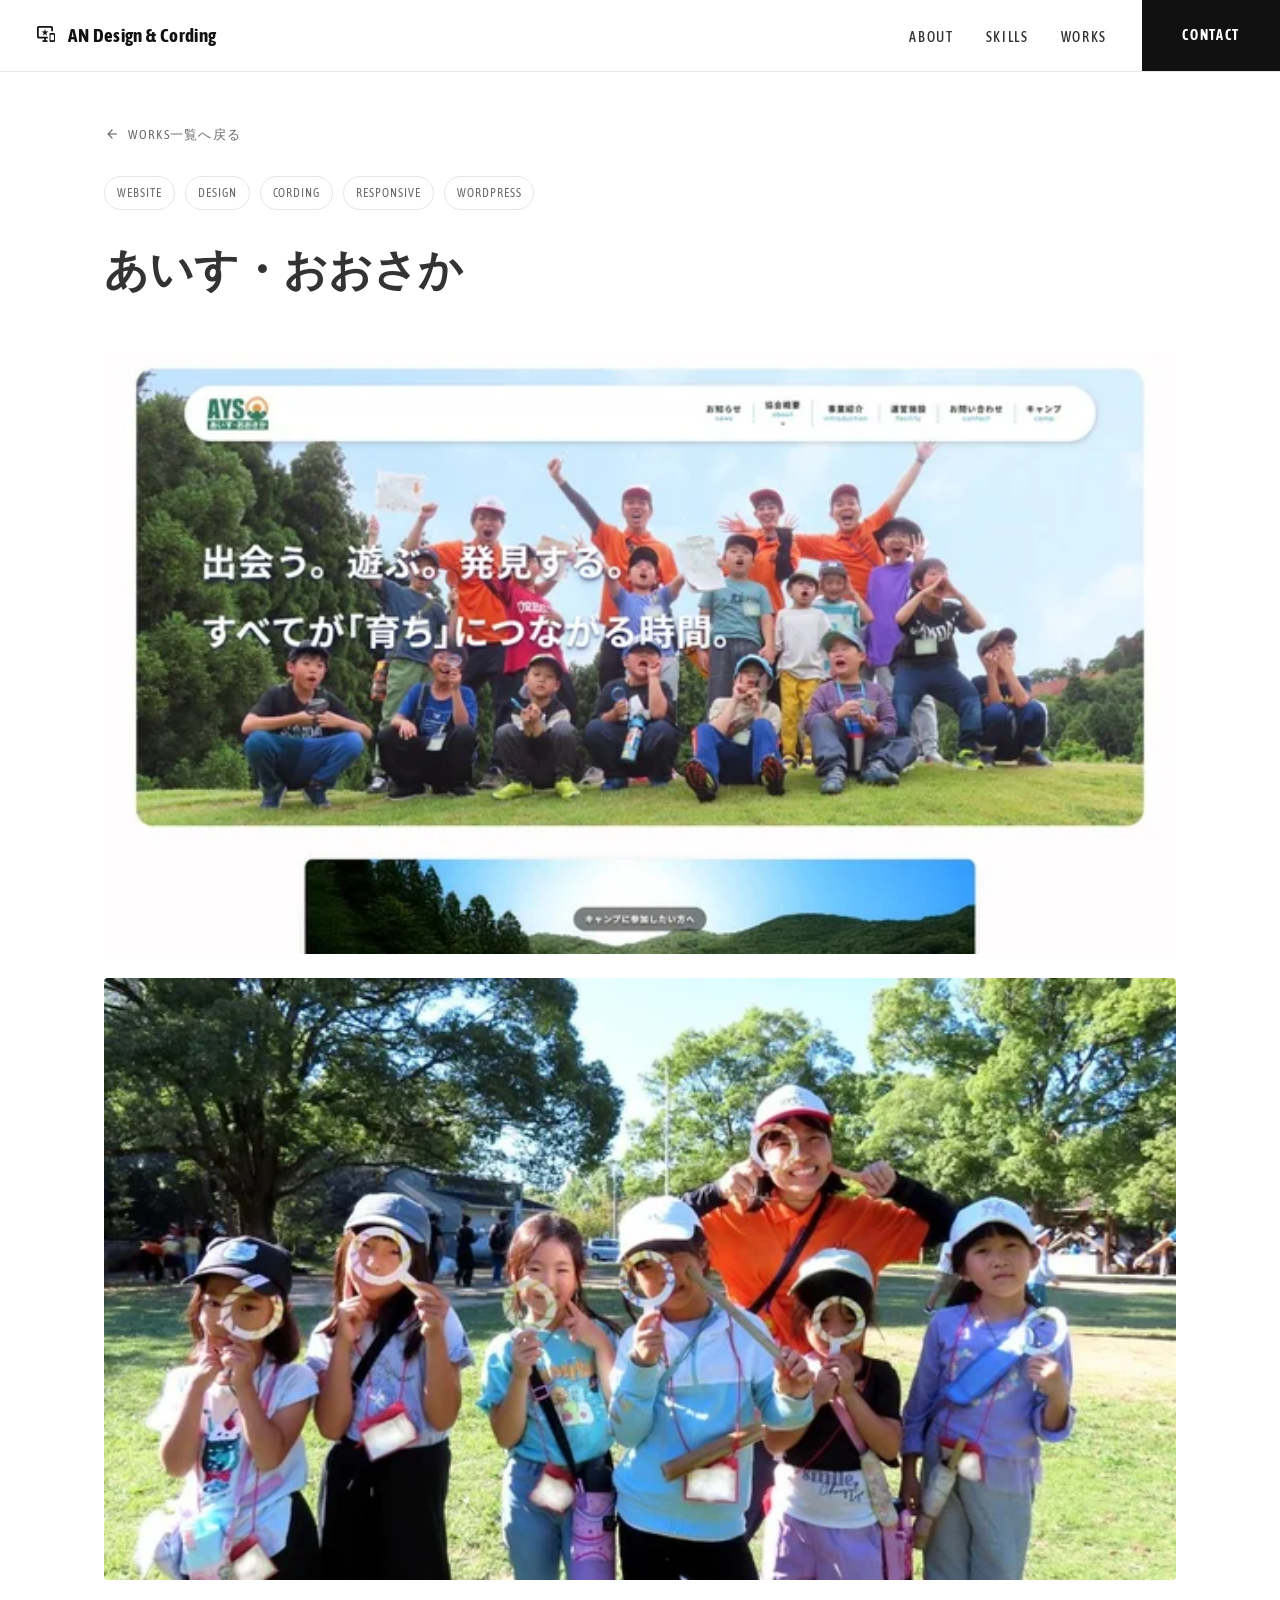
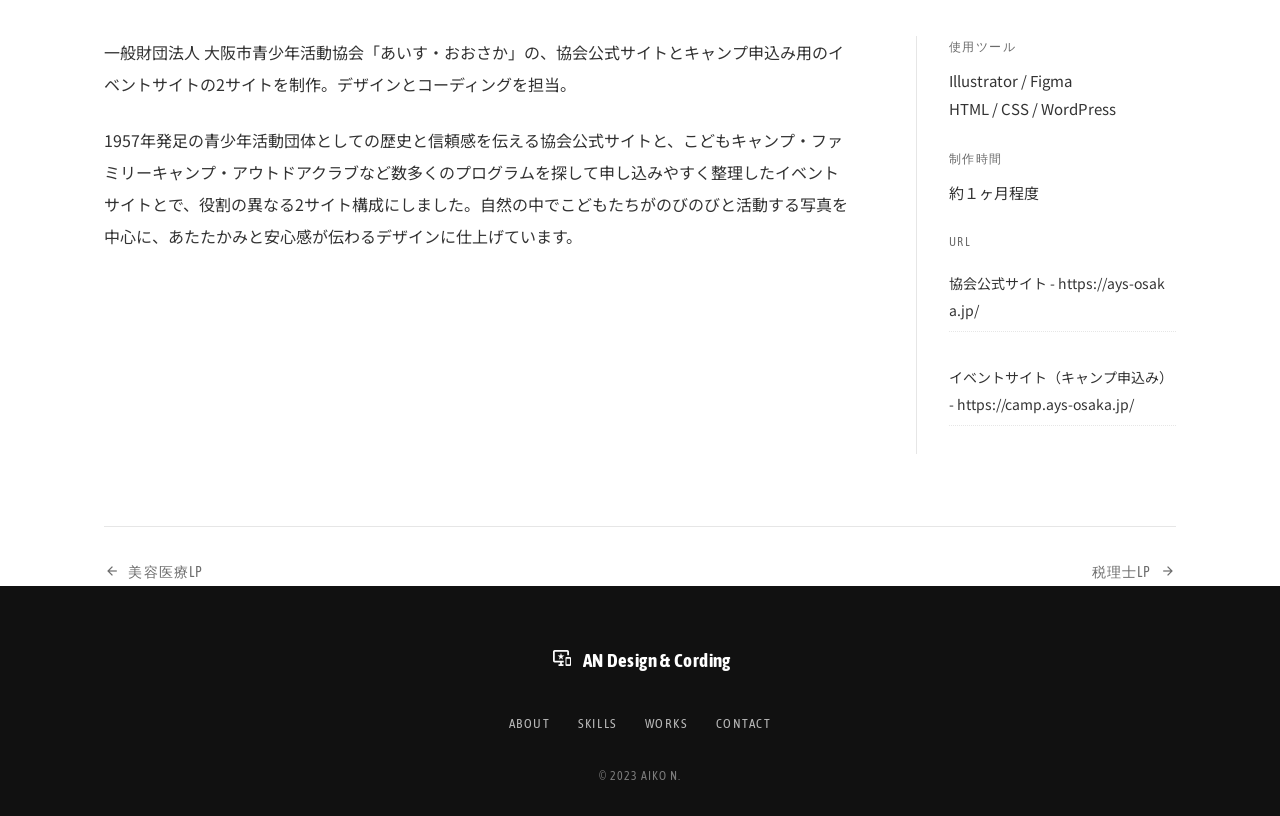
<file: works/ays-osaka.html>
<!DOCTYPE html>
<html lang="ja">
<head>
  <meta charset="UTF-8">
  <meta name="viewport" content="width=device-width, initial-scale=1.0">
  <title>あいす・おおさか | AN. design &amp; cording</title>
  <meta name="description" content="一般財団法人 大阪市青少年活動協会「あいす・おおさか」の、協会公式サイトとキャンプ申込み用のイベントサイトの2サイトを制作。デザインとコーディングを担当。">

  <meta property="og:type" content="article">
  <meta property="og:title" content="あいす・おおさか | AN. design &amp; cording">
  <meta property="og:description" content="一般財団法人 大阪市青少年活動協会「あいす・おおさか」の、協会公式サイトとキャンプ申込み用のイベントサイトの2サイトを制作。デザインとコーディングを担当。">
  <meta property="og:image" content="../assets/images/ays-osaka.webp">

  <link rel="icon" type="image/svg+xml" href="../assets/icons/favicon.svg">
  <link rel="preconnect" href="https://fonts.googleapis.com">
  <link rel="preconnect" href="https://fonts.gstatic.com" crossorigin>
  <link href="https://fonts.googleapis.com/css2?family=Asap+Condensed:wght@300;400;500;700;800&family=Noto+Sans+JP:wght@300;400;500;700&display=swap" rel="stylesheet">
  <link href="https://fonts.googleapis.com/css2?family=Material+Symbols+Outlined:opsz,wght,FILL,GRAD@20..48,100..700,0..1,-50..200" rel="stylesheet">
  <link rel="stylesheet" href="../css/style.css">
</head>
<body>

  <header class="site-header">
    <div class="container">
      <a href="../index.html" class="brand">
        <span class="material-symbols" aria-hidden="true">important_devices</span>
        <span>AN Design &amp; Cording</span>
      </a>
      <nav class="nav">
        <ul class="nav-links">
          <li><a href="../index.html#about">ABOUT</a></li>
          <li><a href="../index.html#skills">SKILLS</a></li>
          <li><a href="../index.html#works">WORKS</a></li>
        </ul>
        <button class="nav-toggle" aria-label="メニューを開く" aria-expanded="false">
          <span class="material-symbols" aria-hidden="true">menu</span>
        </button>
      </nav>
    </div>
    <a href="../index.html#contact" class="nav-cta">CONTACT</a>
  </header>

  <main>
    <section class="work-hero section">
      <div class="container">
        <a href="../index.html#works" class="work-back reveal">
          <span class="material-symbols" aria-hidden="true" style="font-size:16px;">arrow_back</span>
          WORKS一覧へ戻る
        </a>
        <div class="work-tags reveal">
          <span>Website</span>
          <span>design</span>
          <span>cording</span>
          <span>responsive</span>
          <span>wordpress</span>
        </div>
        <h1 class="work-title reveal">あいす・おおさか</h1>

        <div class="work-image reveal">
          <img src="../assets/images/ays-osaka.webp" alt="あいす・おおさか" loading="eager">
        </div>
        <div class="work-gallery reveal">
            <img src="../assets/images/ays-osaka-camp.webp" alt="あいす・おおさか イベントサイト" loading="lazy">
        </div>

        <div class="work-body">
          <div class="work-desc reveal">
            <p>一般財団法人 大阪市青少年活動協会「あいす・おおさか」の、協会公式サイトとキャンプ申込み用のイベントサイトの2サイトを制作。デザインとコーディングを担当。</p>
            <p>1957年発足の青少年活動団体としての歴史と信頼感を伝える協会公式サイトと、こどもキャンプ・ファミリーキャンプ・アウトドアクラブなど数多くのプログラムを探して申し込みやすく整理したイベントサイトとで、役割の異なる2サイト構成にしました。自然の中でこどもたちがのびのびと活動する写真を中心に、あたたかみと安心感が伝わるデザインに仕上げています。</p>
          </div>
          <aside class="work-meta reveal">
            <dl>
              <dt>使用ツール</dt>
              <dd>Illustrator / Figma<br>HTML / CSS / WordPress</dd>
              <dt>制作時間</dt>
              <dd>約１ヶ月程度</dd>
              <dt>URL</dt>
              <dd><a class="live-link" href="https://ays-osaka.jp/" target="_blank" rel="noopener">協会公式サイト - https://ays-osaka.jp/</a></dd>
              <dd><a class="live-link" href="https://camp.ays-osaka.jp/" target="_blank" rel="noopener">イベントサイト（キャンプ申込み） - https://camp.ays-osaka.jp/</a></dd>
            </dl>
          </aside>
        </div>

        <div class="work-pager reveal">
          <a href="lp3.html" class="prev">
            <span class="material-symbols" aria-hidden="true" style="font-size:16px;">arrow_back</span>
            美容医療LP
          </a>
          <a href="lp4.html" class="next">
            税理士LP
            <span class="material-symbols" aria-hidden="true" style="font-size:16px;">arrow_forward</span>
          </a>
        </div>
      </div>
    </section>
  </main>

  <footer class="site-footer">
    <div class="container">
      <a href="../index.html" class="brand">
        <span class="material-symbols" aria-hidden="true">important_devices</span>
        <span>AN Design &amp; Cording</span>
      </a>
      <ul class="footer-links">
        <li><a href="../index.html#about">ABOUT</a></li>
        <li><a href="../index.html#skills">SKILLS</a></li>
        <li><a href="../index.html#works">WORKS</a></li>
        <li><a href="../index.html#contact">CONTACT</a></li>
      </ul>
      <p class="footer-copy">©︎ 2023 AIKO N.</p>
    </div>
  </footer>

  <script src="../js/main.js" defer></script>
</body>
</html>
</file>
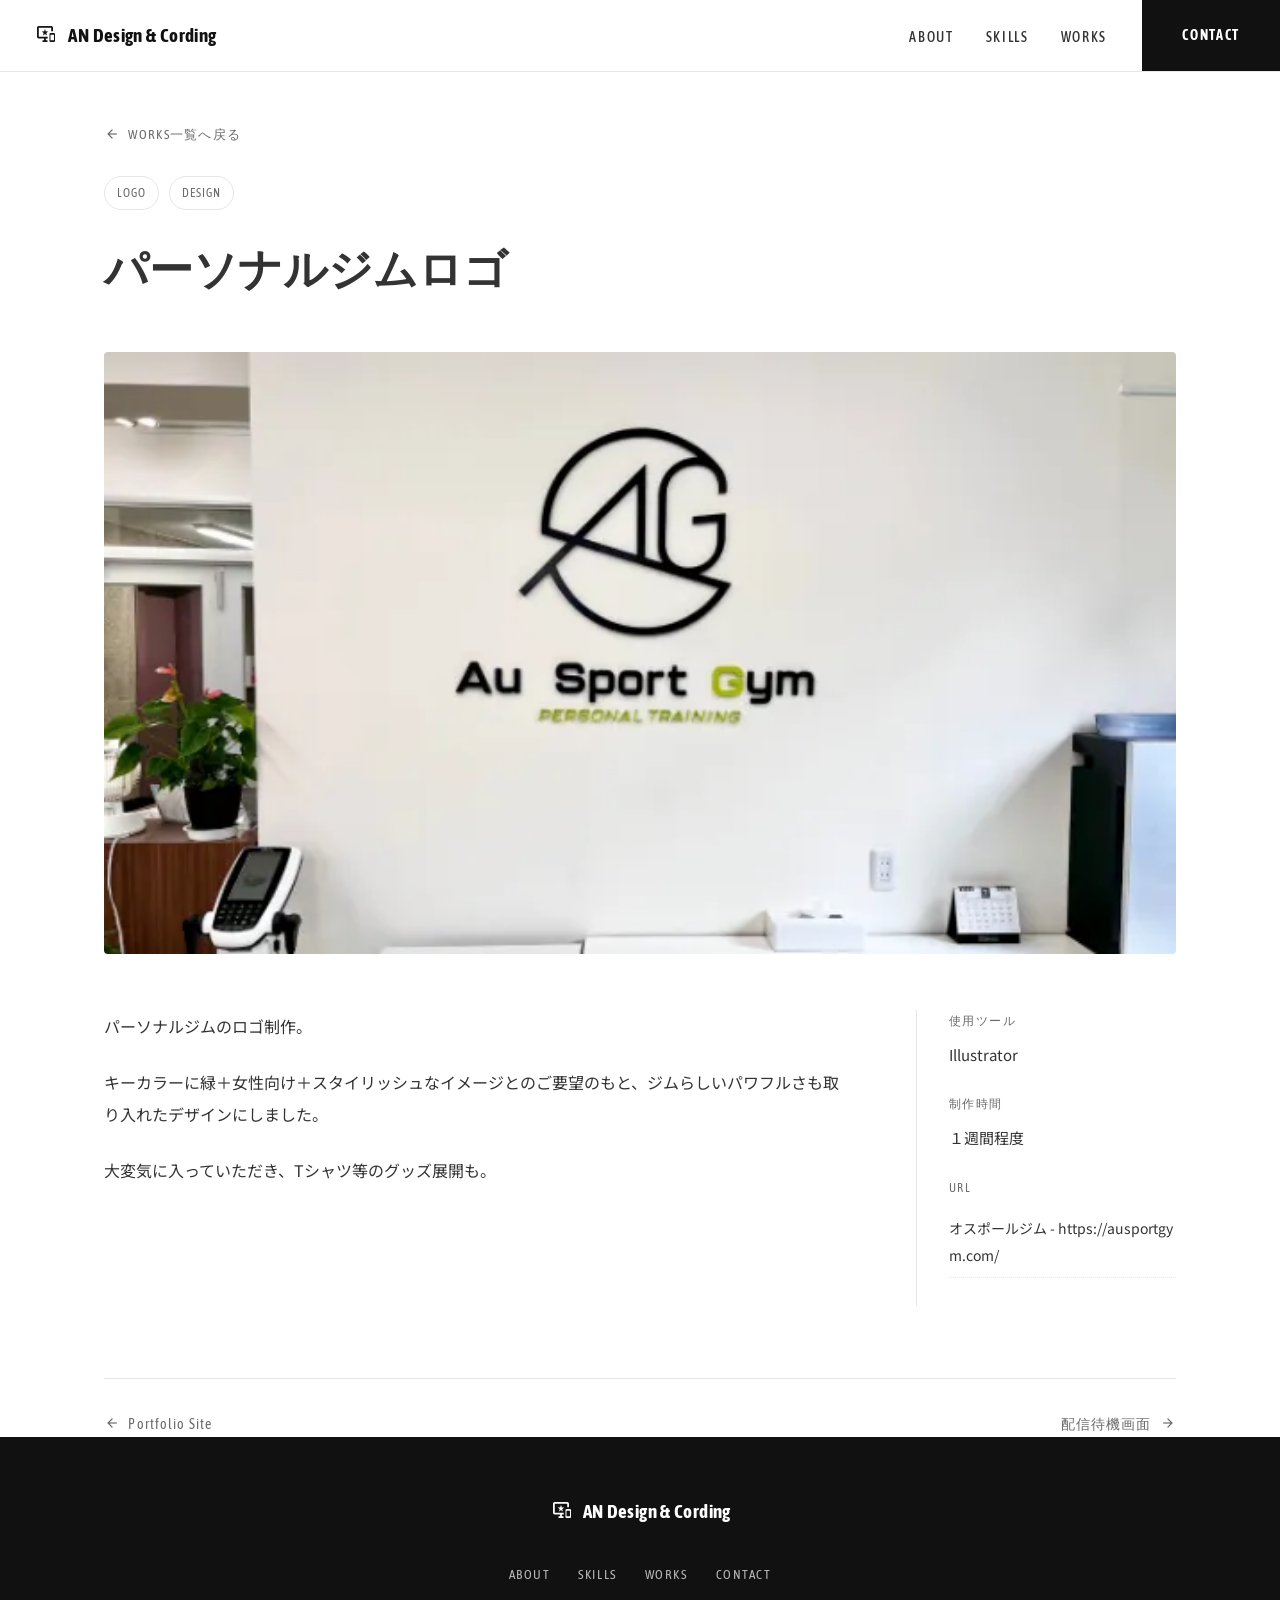
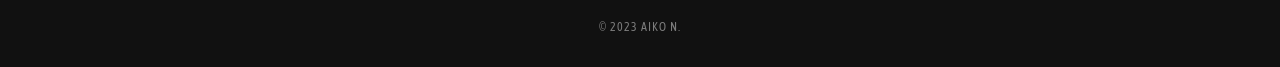
<file: works/logo-1.html>
<!DOCTYPE html>
<html lang="ja">
<head>
  <meta charset="UTF-8">
  <meta name="viewport" content="width=device-width, initial-scale=1.0">
  <title>パーソナルジムロゴ | AN. design &amp; cording</title>
  <meta name="description" content="パーソナルジムのロゴ制作。">

  <meta property="og:type" content="article">
  <meta property="og:title" content="パーソナルジムロゴ | AN. design &amp; cording">
  <meta property="og:description" content="パーソナルジムのロゴ制作。">
  <meta property="og:image" content="../assets/images/logo1.webp">

  <link rel="icon" type="image/svg+xml" href="../assets/icons/favicon.svg">
  <link rel="preconnect" href="https://fonts.googleapis.com">
  <link rel="preconnect" href="https://fonts.gstatic.com" crossorigin>
  <link href="https://fonts.googleapis.com/css2?family=Asap+Condensed:wght@300;400;500;700;800&family=Noto+Sans+JP:wght@300;400;500;700&display=swap" rel="stylesheet">
  <link href="https://fonts.googleapis.com/css2?family=Material+Symbols+Outlined:opsz,wght,FILL,GRAD@20..48,100..700,0..1,-50..200" rel="stylesheet">
  <link rel="stylesheet" href="../css/style.css">
</head>
<body>

  <header class="site-header">
    <div class="container">
      <a href="../index.html" class="brand">
        <span class="material-symbols" aria-hidden="true">important_devices</span>
        <span>AN Design &amp; Cording</span>
      </a>
      <nav class="nav">
        <ul class="nav-links">
          <li><a href="../index.html#about">ABOUT</a></li>
          <li><a href="../index.html#skills">SKILLS</a></li>
          <li><a href="../index.html#works">WORKS</a></li>
        </ul>
        <button class="nav-toggle" aria-label="メニューを開く" aria-expanded="false">
          <span class="material-symbols" aria-hidden="true">menu</span>
        </button>
      </nav>
    </div>
    <a href="../index.html#contact" class="nav-cta">CONTACT</a>
  </header>

  <main>
    <section class="work-hero section">
      <div class="container">
        <a href="../index.html#works" class="work-back reveal">
          <span class="material-symbols" aria-hidden="true" style="font-size:16px;">arrow_back</span>
          WORKS一覧へ戻る
        </a>
        <div class="work-tags reveal">
          <span>LOGO</span>
          <span>design</span>
        </div>
        <h1 class="work-title reveal">パーソナルジムロゴ</h1>

        <div class="work-image reveal">
          <img src="../assets/images/logo1.webp" alt="パーソナルジムロゴ" loading="eager">
        </div>

        <div class="work-body">
          <div class="work-desc reveal">
            <p>パーソナルジムのロゴ制作。</p>
            <p>キーカラーに緑＋女性向け＋スタイリッシュなイメージとのご要望のもと、ジムらしいパワフルさも取り入れたデザインにしました。</p>
            <p>大変気に入っていただき、Tシャツ等のグッズ展開も。</p>
          </div>
          <aside class="work-meta reveal">
            <dl>
              <dt>使用ツール</dt>
              <dd>Illustrator</dd>
              <dt>制作時間</dt>
              <dd>１週間程度</dd>
              <dt>URL</dt>
              <dd><a class="live-link" href="https://ausportgym.com/" target="_blank" rel="noopener">オスポールジム - https://ausportgym.com/</a></dd>
            </dl>
          </aside>
        </div>

        <div class="work-pager reveal">
          <a href="portfolio.html" class="prev">
            <span class="material-symbols" aria-hidden="true" style="font-size:16px;">arrow_back</span>
            Portfolio Site
          </a>
          <a href="standbyscreen-1.html" class="next">
            配信待機画面
            <span class="material-symbols" aria-hidden="true" style="font-size:16px;">arrow_forward</span>
          </a>
        </div>
      </div>
    </section>
  </main>

  <footer class="site-footer">
    <div class="container">
      <a href="../index.html" class="brand">
        <span class="material-symbols" aria-hidden="true">important_devices</span>
        <span>AN Design &amp; Cording</span>
      </a>
      <ul class="footer-links">
        <li><a href="../index.html#about">ABOUT</a></li>
        <li><a href="../index.html#skills">SKILLS</a></li>
        <li><a href="../index.html#works">WORKS</a></li>
        <li><a href="../index.html#contact">CONTACT</a></li>
      </ul>
      <p class="footer-copy">©︎ 2023 AIKO N.</p>
    </div>
  </footer>

  <script src="../js/main.js" defer></script>
</body>
</html>
</file>
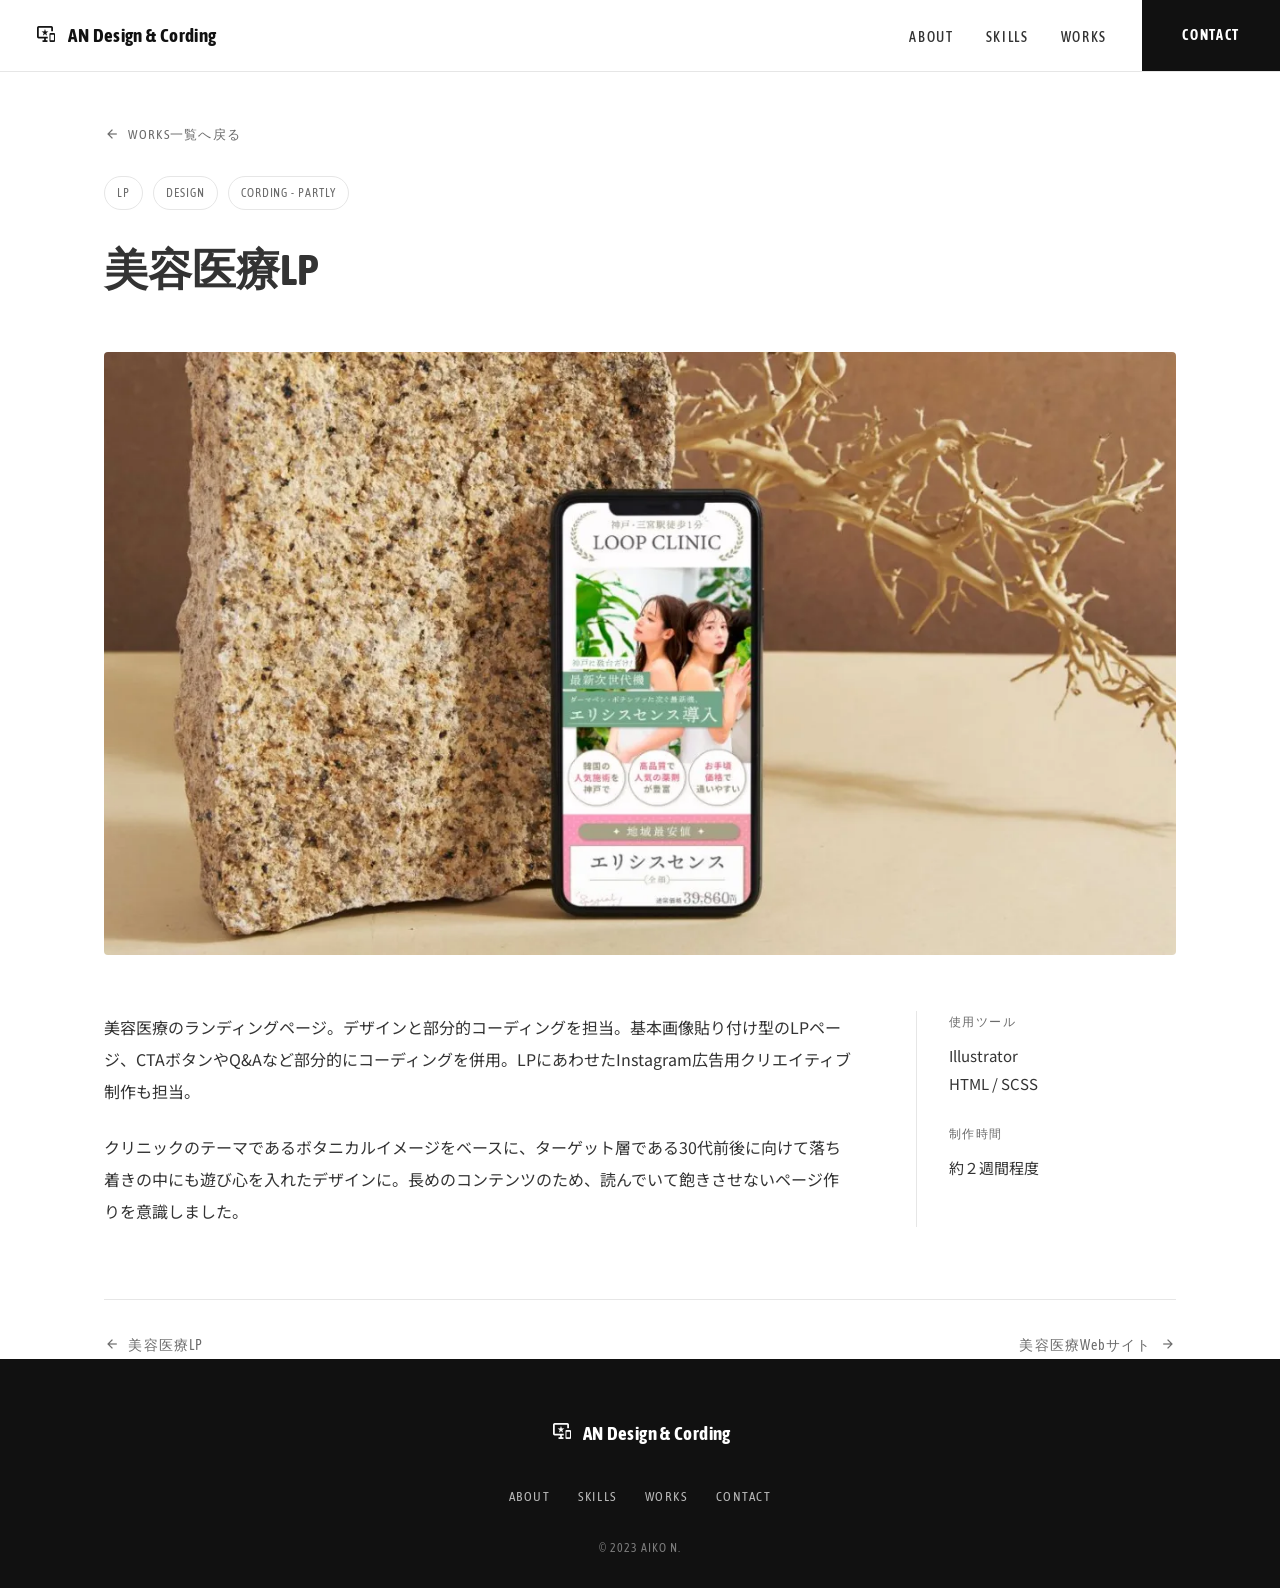
<file: works/lp1.html>
<!DOCTYPE html>
<html lang="ja">
<head>
  <meta charset="UTF-8">
  <meta name="viewport" content="width=device-width, initial-scale=1.0">
  <title>美容医療LP | AN. design &amp; cording</title>
  <meta name="description" content="美容医療のランディングページ。デザインと部分的コーディングを担当。基本画像貼り付け型のLPページ、CTAボタンやQ&amp;Aなど部分的にコーディングを併用。LPにあわせたInstagram広告用クリエイティブ制作も担当。">

  <meta property="og:type" content="article">
  <meta property="og:title" content="美容医療LP | AN. design &amp; cording">
  <meta property="og:description" content="美容医療のランディングページ。デザインと部分的コーディングを担当。基本画像貼り付け型のLPページ、CTAボタンやQ&amp;Aなど部分的にコーディングを併用。LPにあわせたInstagram広告用クリエイティブ制作も担当。">
  <meta property="og:image" content="../assets/images/lp1.webp">

  <link rel="icon" type="image/svg+xml" href="../assets/icons/favicon.svg">
  <link rel="preconnect" href="https://fonts.googleapis.com">
  <link rel="preconnect" href="https://fonts.gstatic.com" crossorigin>
  <link href="https://fonts.googleapis.com/css2?family=Asap+Condensed:wght@300;400;500;700;800&family=Noto+Sans+JP:wght@300;400;500;700&display=swap" rel="stylesheet">
  <link href="https://fonts.googleapis.com/css2?family=Material+Symbols+Outlined:opsz,wght,FILL,GRAD@20..48,100..700,0..1,-50..200" rel="stylesheet">
  <link rel="stylesheet" href="../css/style.css">
</head>
<body>

  <header class="site-header">
    <div class="container">
      <a href="../index.html" class="brand">
        <span class="material-symbols" aria-hidden="true">important_devices</span>
        <span>AN Design &amp; Cording</span>
      </a>
      <nav class="nav">
        <ul class="nav-links">
          <li><a href="../index.html#about">ABOUT</a></li>
          <li><a href="../index.html#skills">SKILLS</a></li>
          <li><a href="../index.html#works">WORKS</a></li>
        </ul>
        <button class="nav-toggle" aria-label="メニューを開く" aria-expanded="false">
          <span class="material-symbols" aria-hidden="true">menu</span>
        </button>
      </nav>
    </div>
    <a href="../index.html#contact" class="nav-cta">CONTACT</a>
  </header>

  <main>
    <section class="work-hero section">
      <div class="container">
        <a href="../index.html#works" class="work-back reveal">
          <span class="material-symbols" aria-hidden="true" style="font-size:16px;">arrow_back</span>
          WORKS一覧へ戻る
        </a>
        <div class="work-tags reveal">
          <span>LP</span>
          <span>design</span>
          <span>cording - partly</span>
        </div>
        <h1 class="work-title reveal">美容医療LP</h1>

        <div class="work-image reveal">
          <img src="../assets/images/lp1.webp" alt="美容医療LP" loading="eager">
        </div>

        <div class="work-body">
          <div class="work-desc reveal">
            <p>美容医療のランディングページ。デザインと部分的コーディングを担当。基本画像貼り付け型のLPページ、CTAボタンやQ&amp;Aなど部分的にコーディングを併用。LPにあわせたInstagram広告用クリエイティブ制作も担当。</p>
            <p>クリニックのテーマであるボタニカルイメージをベースに、ターゲット層である30代前後に向けて落ち着きの中にも遊び心を入れたデザインに。長めのコンテンツのため、読んでいて飽きさせないページ作りを意識しました。</p>
          </div>
          <aside class="work-meta reveal">
            <dl>
              <dt>使用ツール</dt>
              <dd>Illustrator<br>HTML / SCSS</dd>
              <dt>制作時間</dt>
              <dd>約２週間程度</dd>

            </dl>
          </aside>
        </div>

        <div class="work-pager reveal">
          <a href="lp5.html" class="prev">
            <span class="material-symbols" aria-hidden="true" style="font-size:16px;">arrow_back</span>
            美容医療LP
          </a>
          <a href="website1.html" class="next">
            美容医療Webサイト
            <span class="material-symbols" aria-hidden="true" style="font-size:16px;">arrow_forward</span>
          </a>
        </div>
      </div>
    </section>
  </main>

  <footer class="site-footer">
    <div class="container">
      <a href="../index.html" class="brand">
        <span class="material-symbols" aria-hidden="true">important_devices</span>
        <span>AN Design &amp; Cording</span>
      </a>
      <ul class="footer-links">
        <li><a href="../index.html#about">ABOUT</a></li>
        <li><a href="../index.html#skills">SKILLS</a></li>
        <li><a href="../index.html#works">WORKS</a></li>
        <li><a href="../index.html#contact">CONTACT</a></li>
      </ul>
      <p class="footer-copy">©︎ 2023 AIKO N.</p>
    </div>
  </footer>

  <script src="../js/main.js" defer></script>
</body>
</html>
</file>
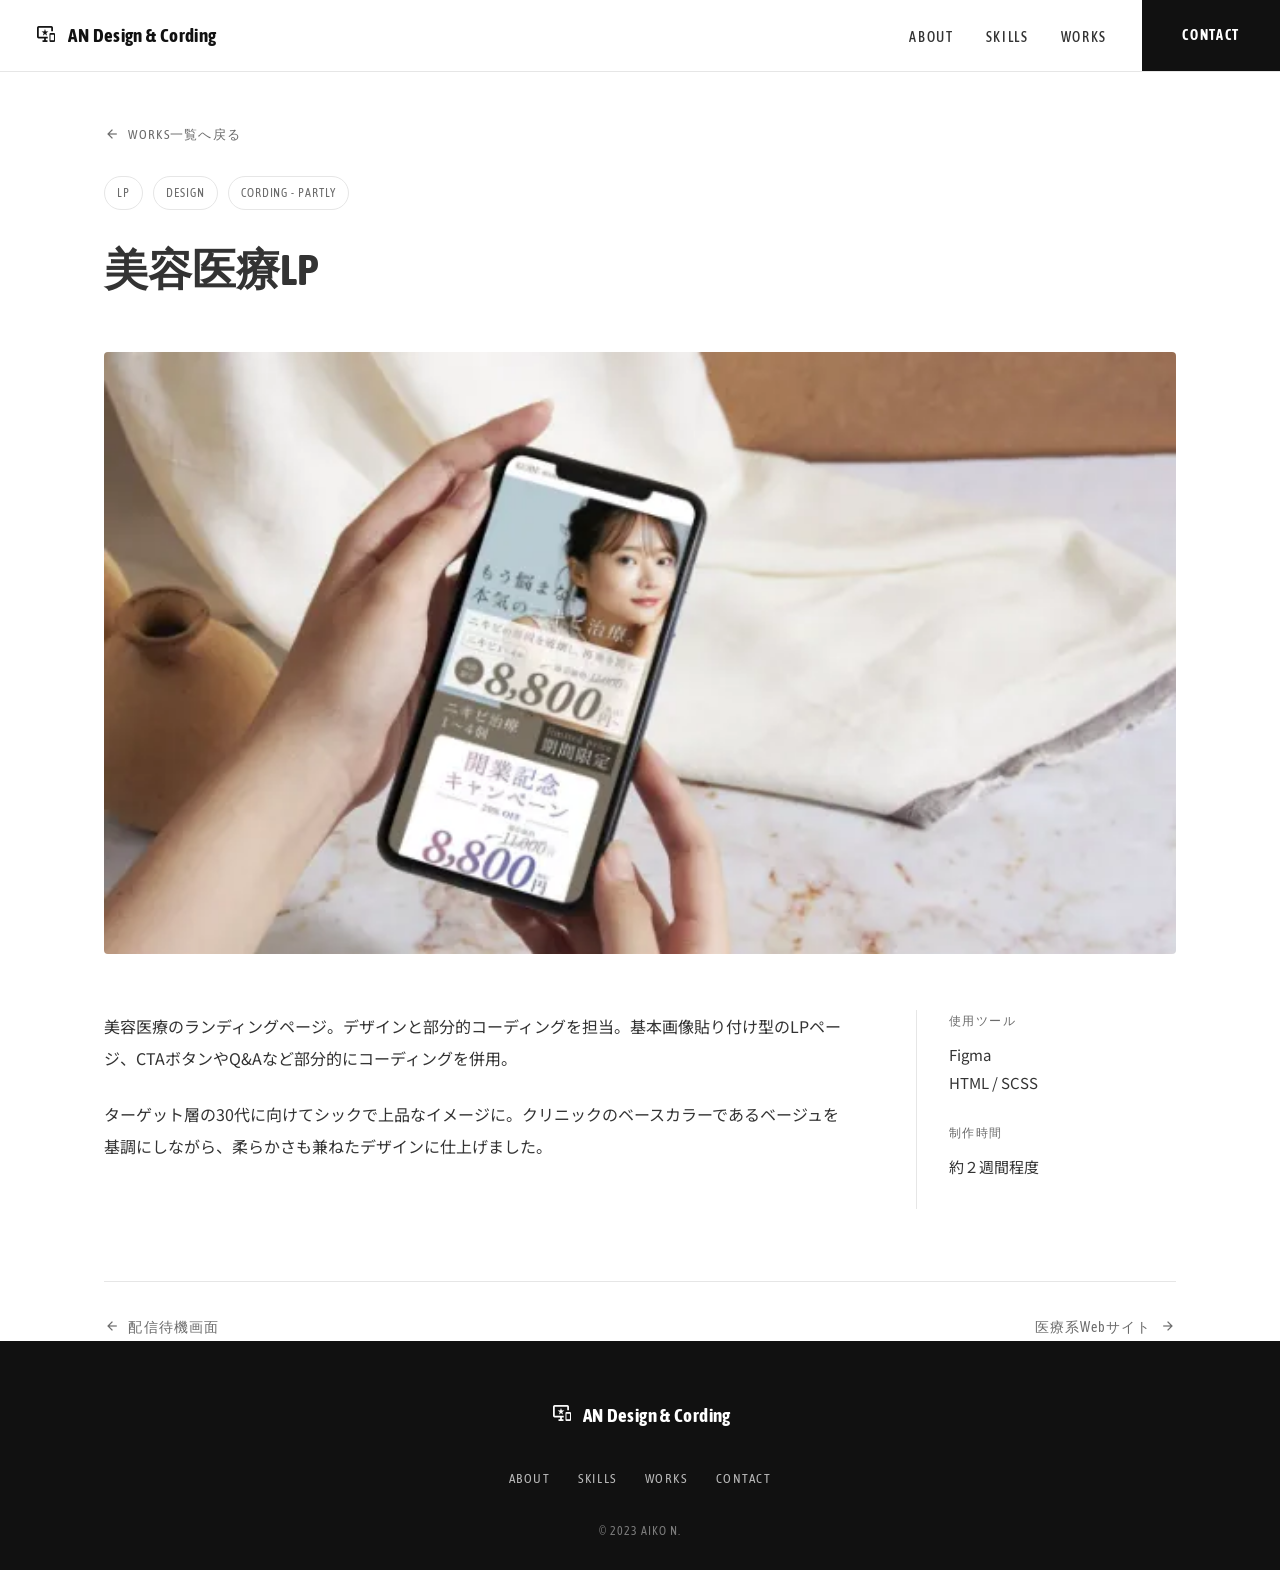
<file: works/lp2.html>
<!DOCTYPE html>
<html lang="ja">
<head>
  <meta charset="UTF-8">
  <meta name="viewport" content="width=device-width, initial-scale=1.0">
  <title>美容医療LP | AN. design &amp; cording</title>
  <meta name="description" content="美容医療のランディングページ。デザインと部分的コーディングを担当。基本画像貼り付け型のLPページ、CTAボタンやQ&amp;Aなど部分的にコーディングを併用。">

  <meta property="og:type" content="article">
  <meta property="og:title" content="美容医療LP | AN. design &amp; cording">
  <meta property="og:description" content="美容医療のランディングページ。デザインと部分的コーディングを担当。基本画像貼り付け型のLPページ、CTAボタンやQ&amp;Aなど部分的にコーディングを併用。">
  <meta property="og:image" content="../assets/images/lp2.webp">

  <link rel="icon" type="image/svg+xml" href="../assets/icons/favicon.svg">
  <link rel="preconnect" href="https://fonts.googleapis.com">
  <link rel="preconnect" href="https://fonts.gstatic.com" crossorigin>
  <link href="https://fonts.googleapis.com/css2?family=Asap+Condensed:wght@300;400;500;700;800&family=Noto+Sans+JP:wght@300;400;500;700&display=swap" rel="stylesheet">
  <link href="https://fonts.googleapis.com/css2?family=Material+Symbols+Outlined:opsz,wght,FILL,GRAD@20..48,100..700,0..1,-50..200" rel="stylesheet">
  <link rel="stylesheet" href="../css/style.css">
</head>
<body>

  <header class="site-header">
    <div class="container">
      <a href="../index.html" class="brand">
        <span class="material-symbols" aria-hidden="true">important_devices</span>
        <span>AN Design &amp; Cording</span>
      </a>
      <nav class="nav">
        <ul class="nav-links">
          <li><a href="../index.html#about">ABOUT</a></li>
          <li><a href="../index.html#skills">SKILLS</a></li>
          <li><a href="../index.html#works">WORKS</a></li>
        </ul>
        <button class="nav-toggle" aria-label="メニューを開く" aria-expanded="false">
          <span class="material-symbols" aria-hidden="true">menu</span>
        </button>
      </nav>
    </div>
    <a href="../index.html#contact" class="nav-cta">CONTACT</a>
  </header>

  <main>
    <section class="work-hero section">
      <div class="container">
        <a href="../index.html#works" class="work-back reveal">
          <span class="material-symbols" aria-hidden="true" style="font-size:16px;">arrow_back</span>
          WORKS一覧へ戻る
        </a>
        <div class="work-tags reveal">
          <span>LP</span>
          <span>design</span>
          <span>cording - partly</span>
        </div>
        <h1 class="work-title reveal">美容医療LP</h1>

        <div class="work-image reveal">
          <img src="../assets/images/lp2.webp" alt="美容医療LP" loading="eager">
        </div>

        <div class="work-body">
          <div class="work-desc reveal">
            <p>美容医療のランディングページ。デザインと部分的コーディングを担当。基本画像貼り付け型のLPページ、CTAボタンやQ&amp;Aなど部分的にコーディングを併用。</p>
            <p>ターゲット層の30代に向けてシックで上品なイメージに。クリニックのベースカラーであるベージュを基調にしながら、柔らかさも兼ねたデザインに仕上げました。</p>
          </div>
          <aside class="work-meta reveal">
            <dl>
              <dt>使用ツール</dt>
              <dd>Figma<br>HTML / SCSS</dd>
              <dt>制作時間</dt>
              <dd>約２週間程度</dd>

            </dl>
          </aside>
        </div>

        <div class="work-pager reveal">
          <a href="standbyscreen-1.html" class="prev">
            <span class="material-symbols" aria-hidden="true" style="font-size:16px;">arrow_back</span>
            配信待機画面
          </a>
          <a href="website3.html" class="next">
            医療系Webサイト
            <span class="material-symbols" aria-hidden="true" style="font-size:16px;">arrow_forward</span>
          </a>
        </div>
      </div>
    </section>
  </main>

  <footer class="site-footer">
    <div class="container">
      <a href="../index.html" class="brand">
        <span class="material-symbols" aria-hidden="true">important_devices</span>
        <span>AN Design &amp; Cording</span>
      </a>
      <ul class="footer-links">
        <li><a href="../index.html#about">ABOUT</a></li>
        <li><a href="../index.html#skills">SKILLS</a></li>
        <li><a href="../index.html#works">WORKS</a></li>
        <li><a href="../index.html#contact">CONTACT</a></li>
      </ul>
      <p class="footer-copy">©︎ 2023 AIKO N.</p>
    </div>
  </footer>

  <script src="../js/main.js" defer></script>
</body>
</html>
</file>
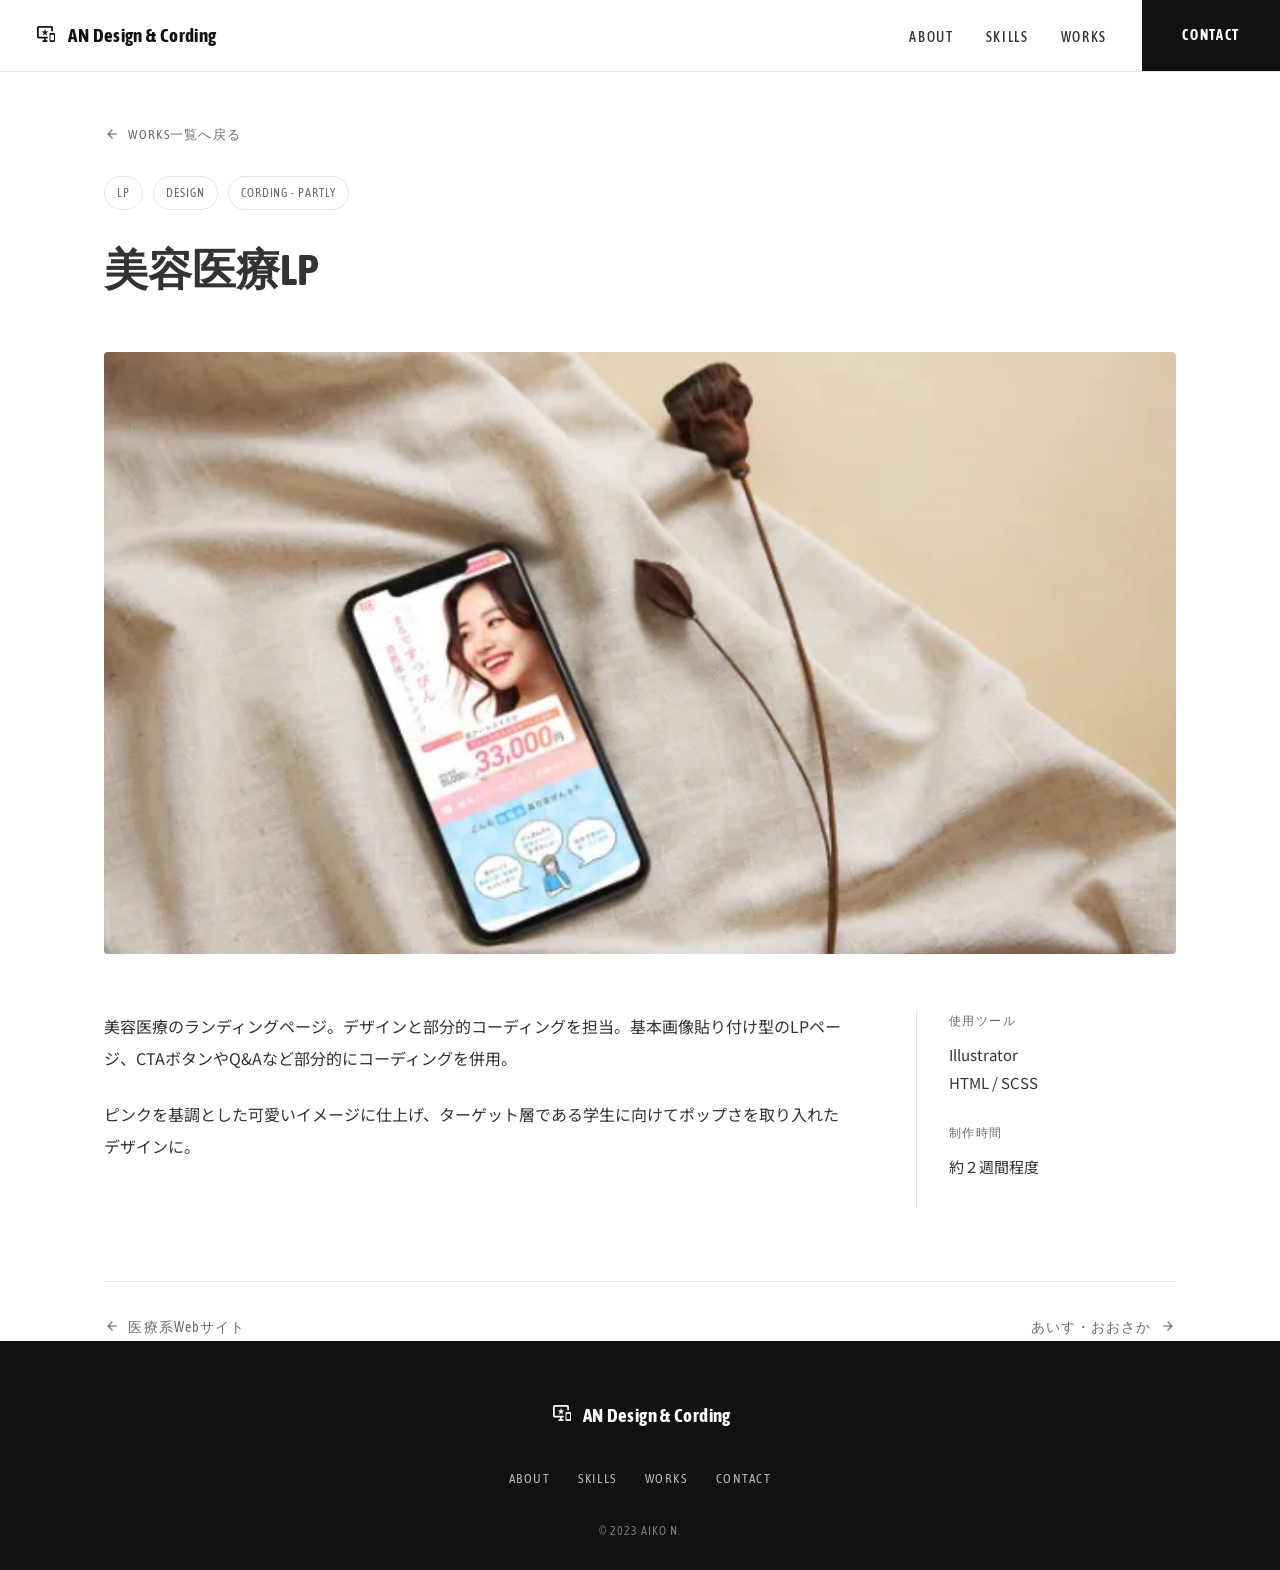
<file: works/lp3.html>
<!DOCTYPE html>
<html lang="ja">
<head>
  <meta charset="UTF-8">
  <meta name="viewport" content="width=device-width, initial-scale=1.0">
  <title>美容医療LP | AN. design &amp; cording</title>
  <meta name="description" content="美容医療のランディングページ。デザインと部分的コーディングを担当。基本画像貼り付け型のLPページ、CTAボタンやQ&amp;Aなど部分的にコーディングを併用。">

  <meta property="og:type" content="article">
  <meta property="og:title" content="美容医療LP | AN. design &amp; cording">
  <meta property="og:description" content="美容医療のランディングページ。デザインと部分的コーディングを担当。基本画像貼り付け型のLPページ、CTAボタンやQ&amp;Aなど部分的にコーディングを併用。">
  <meta property="og:image" content="../assets/images/lp3.webp">

  <link rel="icon" type="image/svg+xml" href="../assets/icons/favicon.svg">
  <link rel="preconnect" href="https://fonts.googleapis.com">
  <link rel="preconnect" href="https://fonts.gstatic.com" crossorigin>
  <link href="https://fonts.googleapis.com/css2?family=Asap+Condensed:wght@300;400;500;700;800&family=Noto+Sans+JP:wght@300;400;500;700&display=swap" rel="stylesheet">
  <link href="https://fonts.googleapis.com/css2?family=Material+Symbols+Outlined:opsz,wght,FILL,GRAD@20..48,100..700,0..1,-50..200" rel="stylesheet">
  <link rel="stylesheet" href="../css/style.css">
</head>
<body>

  <header class="site-header">
    <div class="container">
      <a href="../index.html" class="brand">
        <span class="material-symbols" aria-hidden="true">important_devices</span>
        <span>AN Design &amp; Cording</span>
      </a>
      <nav class="nav">
        <ul class="nav-links">
          <li><a href="../index.html#about">ABOUT</a></li>
          <li><a href="../index.html#skills">SKILLS</a></li>
          <li><a href="../index.html#works">WORKS</a></li>
        </ul>
        <button class="nav-toggle" aria-label="メニューを開く" aria-expanded="false">
          <span class="material-symbols" aria-hidden="true">menu</span>
        </button>
      </nav>
    </div>
    <a href="../index.html#contact" class="nav-cta">CONTACT</a>
  </header>

  <main>
    <section class="work-hero section">
      <div class="container">
        <a href="../index.html#works" class="work-back reveal">
          <span class="material-symbols" aria-hidden="true" style="font-size:16px;">arrow_back</span>
          WORKS一覧へ戻る
        </a>
        <div class="work-tags reveal">
          <span>LP</span>
          <span>design</span>
          <span>cording - partly</span>
        </div>
        <h1 class="work-title reveal">美容医療LP</h1>

        <div class="work-image reveal">
          <img src="../assets/images/lp3.webp" alt="美容医療LP" loading="eager">
        </div>

        <div class="work-body">
          <div class="work-desc reveal">
            <p>美容医療のランディングページ。デザインと部分的コーディングを担当。基本画像貼り付け型のLPページ、CTAボタンやQ&amp;Aなど部分的にコーディングを併用。</p>
            <p>ピンクを基調とした可愛いイメージに仕上げ、ターゲット層である学生に向けてポップさを取り入れたデザインに。</p>
          </div>
          <aside class="work-meta reveal">
            <dl>
              <dt>使用ツール</dt>
              <dd>Illustrator<br>HTML / SCSS</dd>
              <dt>制作時間</dt>
              <dd>約２週間程度</dd>

            </dl>
          </aside>
        </div>

        <div class="work-pager reveal">
          <a href="website3.html" class="prev">
            <span class="material-symbols" aria-hidden="true" style="font-size:16px;">arrow_back</span>
            医療系Webサイト
          </a>
          <a href="ays-osaka.html" class="next">
            あいす・おおさか
            <span class="material-symbols" aria-hidden="true" style="font-size:16px;">arrow_forward</span>
          </a>
        </div>
      </div>
    </section>
  </main>

  <footer class="site-footer">
    <div class="container">
      <a href="../index.html" class="brand">
        <span class="material-symbols" aria-hidden="true">important_devices</span>
        <span>AN Design &amp; Cording</span>
      </a>
      <ul class="footer-links">
        <li><a href="../index.html#about">ABOUT</a></li>
        <li><a href="../index.html#skills">SKILLS</a></li>
        <li><a href="../index.html#works">WORKS</a></li>
        <li><a href="../index.html#contact">CONTACT</a></li>
      </ul>
      <p class="footer-copy">©︎ 2023 AIKO N.</p>
    </div>
  </footer>

  <script src="../js/main.js" defer></script>
</body>
</html>
</file>
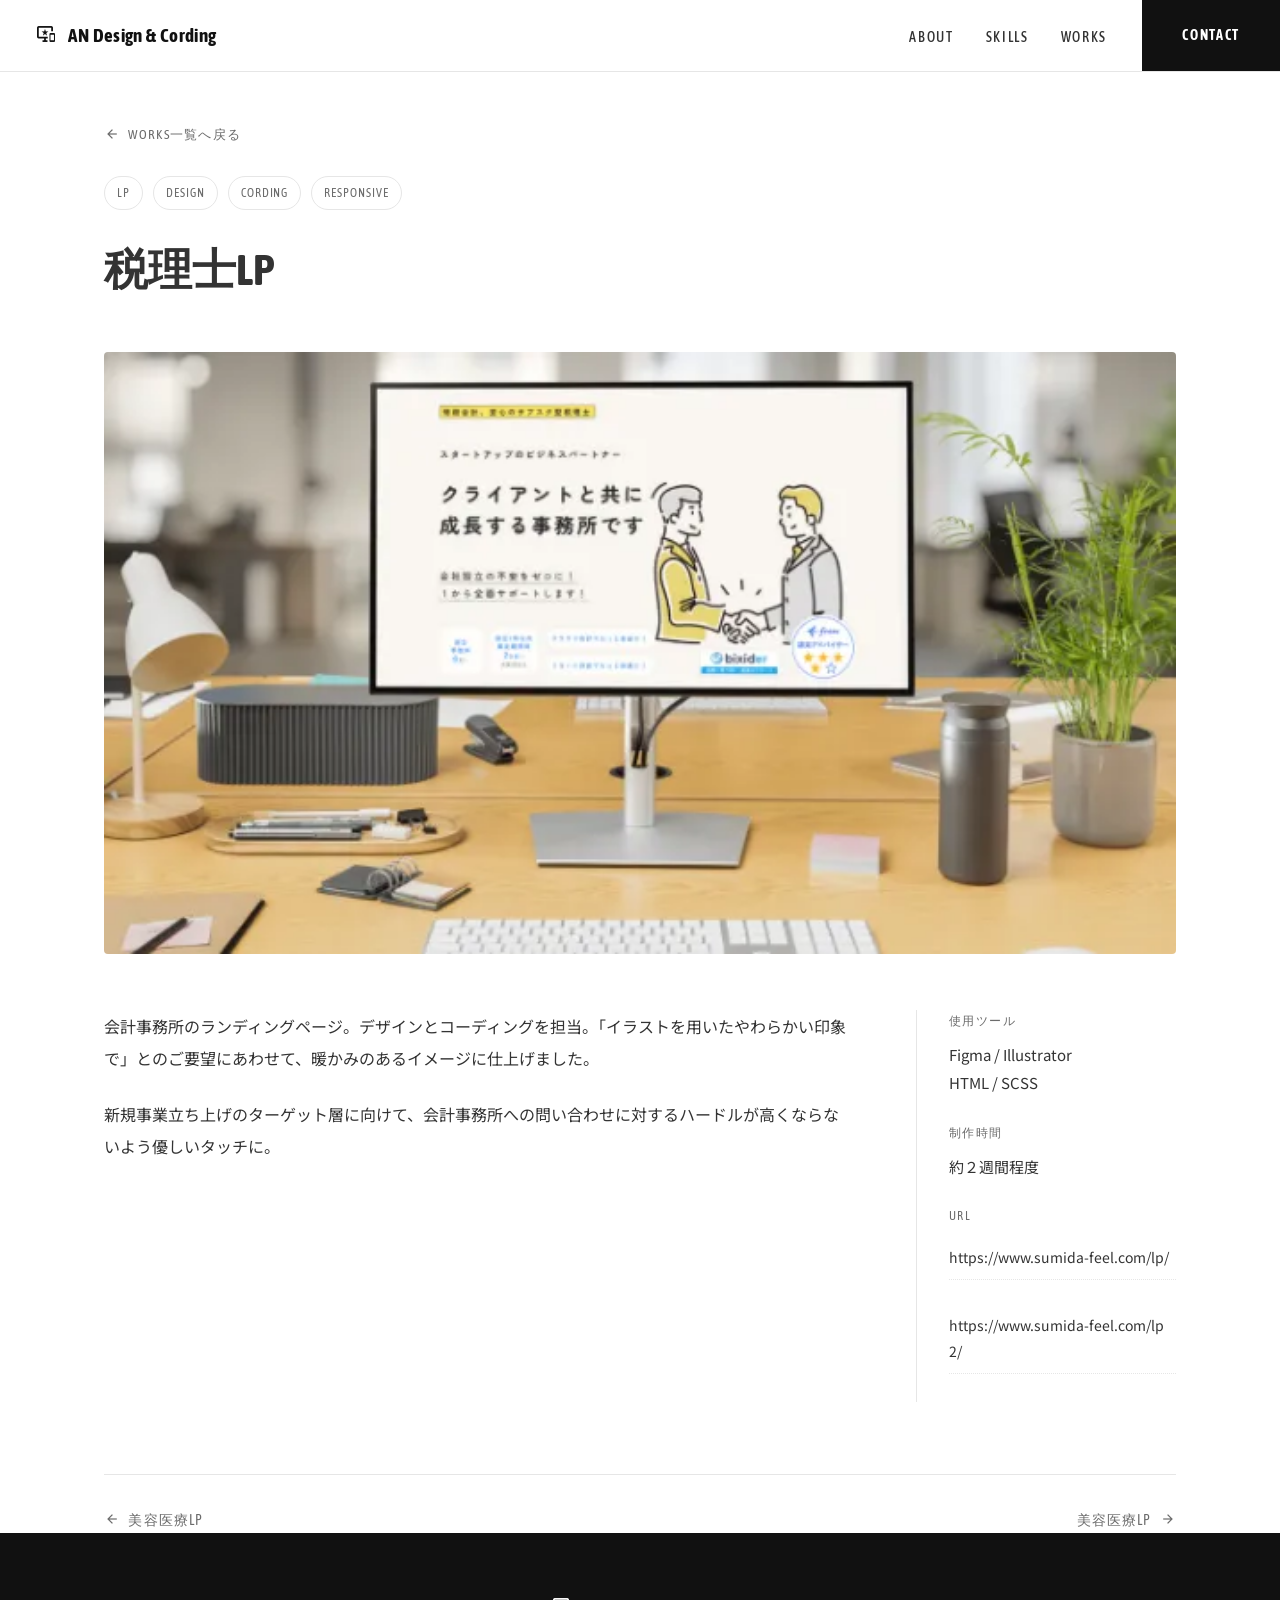
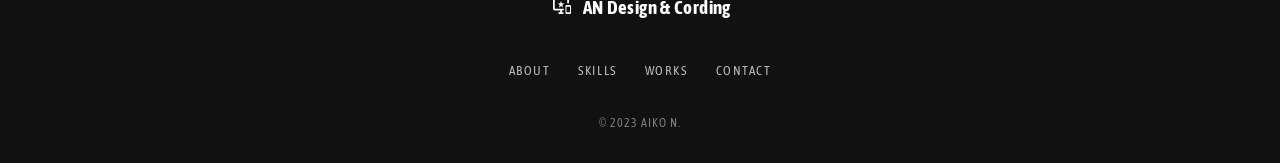
<file: works/lp4.html>
<!DOCTYPE html>
<html lang="ja">
<head>
  <meta charset="UTF-8">
  <meta name="viewport" content="width=device-width, initial-scale=1.0">
  <title>税理士LP | AN. design &amp; cording</title>
  <meta name="description" content="会計事務所のランディングページ。デザインとコーディングを担当。「イラストを用いたやわらかい印象で」とのご要望にあわせて、暖かみのあるイメージに仕上げました。">

  <meta property="og:type" content="article">
  <meta property="og:title" content="税理士LP | AN. design &amp; cording">
  <meta property="og:description" content="会計事務所のランディングページ。デザインとコーディングを担当。「イラストを用いたやわらかい印象で」とのご要望にあわせて、暖かみのあるイメージに仕上げました。">
  <meta property="og:image" content="../assets/images/lp4.webp">

  <link rel="icon" type="image/svg+xml" href="../assets/icons/favicon.svg">
  <link rel="preconnect" href="https://fonts.googleapis.com">
  <link rel="preconnect" href="https://fonts.gstatic.com" crossorigin>
  <link href="https://fonts.googleapis.com/css2?family=Asap+Condensed:wght@300;400;500;700;800&family=Noto+Sans+JP:wght@300;400;500;700&display=swap" rel="stylesheet">
  <link href="https://fonts.googleapis.com/css2?family=Material+Symbols+Outlined:opsz,wght,FILL,GRAD@20..48,100..700,0..1,-50..200" rel="stylesheet">
  <link rel="stylesheet" href="../css/style.css">
</head>
<body>

  <header class="site-header">
    <div class="container">
      <a href="../index.html" class="brand">
        <span class="material-symbols" aria-hidden="true">important_devices</span>
        <span>AN Design &amp; Cording</span>
      </a>
      <nav class="nav">
        <ul class="nav-links">
          <li><a href="../index.html#about">ABOUT</a></li>
          <li><a href="../index.html#skills">SKILLS</a></li>
          <li><a href="../index.html#works">WORKS</a></li>
        </ul>
        <button class="nav-toggle" aria-label="メニューを開く" aria-expanded="false">
          <span class="material-symbols" aria-hidden="true">menu</span>
        </button>
      </nav>
    </div>
    <a href="../index.html#contact" class="nav-cta">CONTACT</a>
  </header>

  <main>
    <section class="work-hero section">
      <div class="container">
        <a href="../index.html#works" class="work-back reveal">
          <span class="material-symbols" aria-hidden="true" style="font-size:16px;">arrow_back</span>
          WORKS一覧へ戻る
        </a>
        <div class="work-tags reveal">
          <span>LP</span>
          <span>design</span>
          <span>cording</span>
          <span>responsive</span>
        </div>
        <h1 class="work-title reveal">税理士LP</h1>

        <div class="work-image reveal">
          <img src="../assets/images/lp4.webp" alt="税理士LP" loading="eager">
        </div>

        <div class="work-body">
          <div class="work-desc reveal">
            <p>会計事務所のランディングページ。デザインとコーディングを担当。「イラストを用いたやわらかい印象で」とのご要望にあわせて、暖かみのあるイメージに仕上げました。</p>
            <p>新規事業立ち上げのターゲット層に向けて、会計事務所への問い合わせに対するハードルが高くならないよう優しいタッチに。</p>
          </div>
          <aside class="work-meta reveal">
            <dl>
              <dt>使用ツール</dt>
              <dd>Figma / Illustrator<br>HTML / SCSS</dd>
              <dt>制作時間</dt>
              <dd>約２週間程度</dd>
              <dt>URL</dt>
              <dd><a class="live-link" href="https://www.sumida-feel.com/lp/" target="_blank" rel="noopener">https://www.sumida-feel.com/lp/</a></dd>
              <dd><a class="live-link" href="https://www.sumida-feel.com/lp2/" target="_blank" rel="noopener">https://www.sumida-feel.com/lp2/</a></dd>
            </dl>
          </aside>
        </div>

        <div class="work-pager reveal">
          <a href="lp3.html" class="prev">
            <span class="material-symbols" aria-hidden="true" style="font-size:16px;">arrow_back</span>
            美容医療LP
          </a>
          <a href="lp5.html" class="next">
            美容医療LP
            <span class="material-symbols" aria-hidden="true" style="font-size:16px;">arrow_forward</span>
          </a>
        </div>
      </div>
    </section>
  </main>

  <footer class="site-footer">
    <div class="container">
      <a href="../index.html" class="brand">
        <span class="material-symbols" aria-hidden="true">important_devices</span>
        <span>AN Design &amp; Cording</span>
      </a>
      <ul class="footer-links">
        <li><a href="../index.html#about">ABOUT</a></li>
        <li><a href="../index.html#skills">SKILLS</a></li>
        <li><a href="../index.html#works">WORKS</a></li>
        <li><a href="../index.html#contact">CONTACT</a></li>
      </ul>
      <p class="footer-copy">©︎ 2023 AIKO N.</p>
    </div>
  </footer>

  <script src="../js/main.js" defer></script>
</body>
</html>
</file>
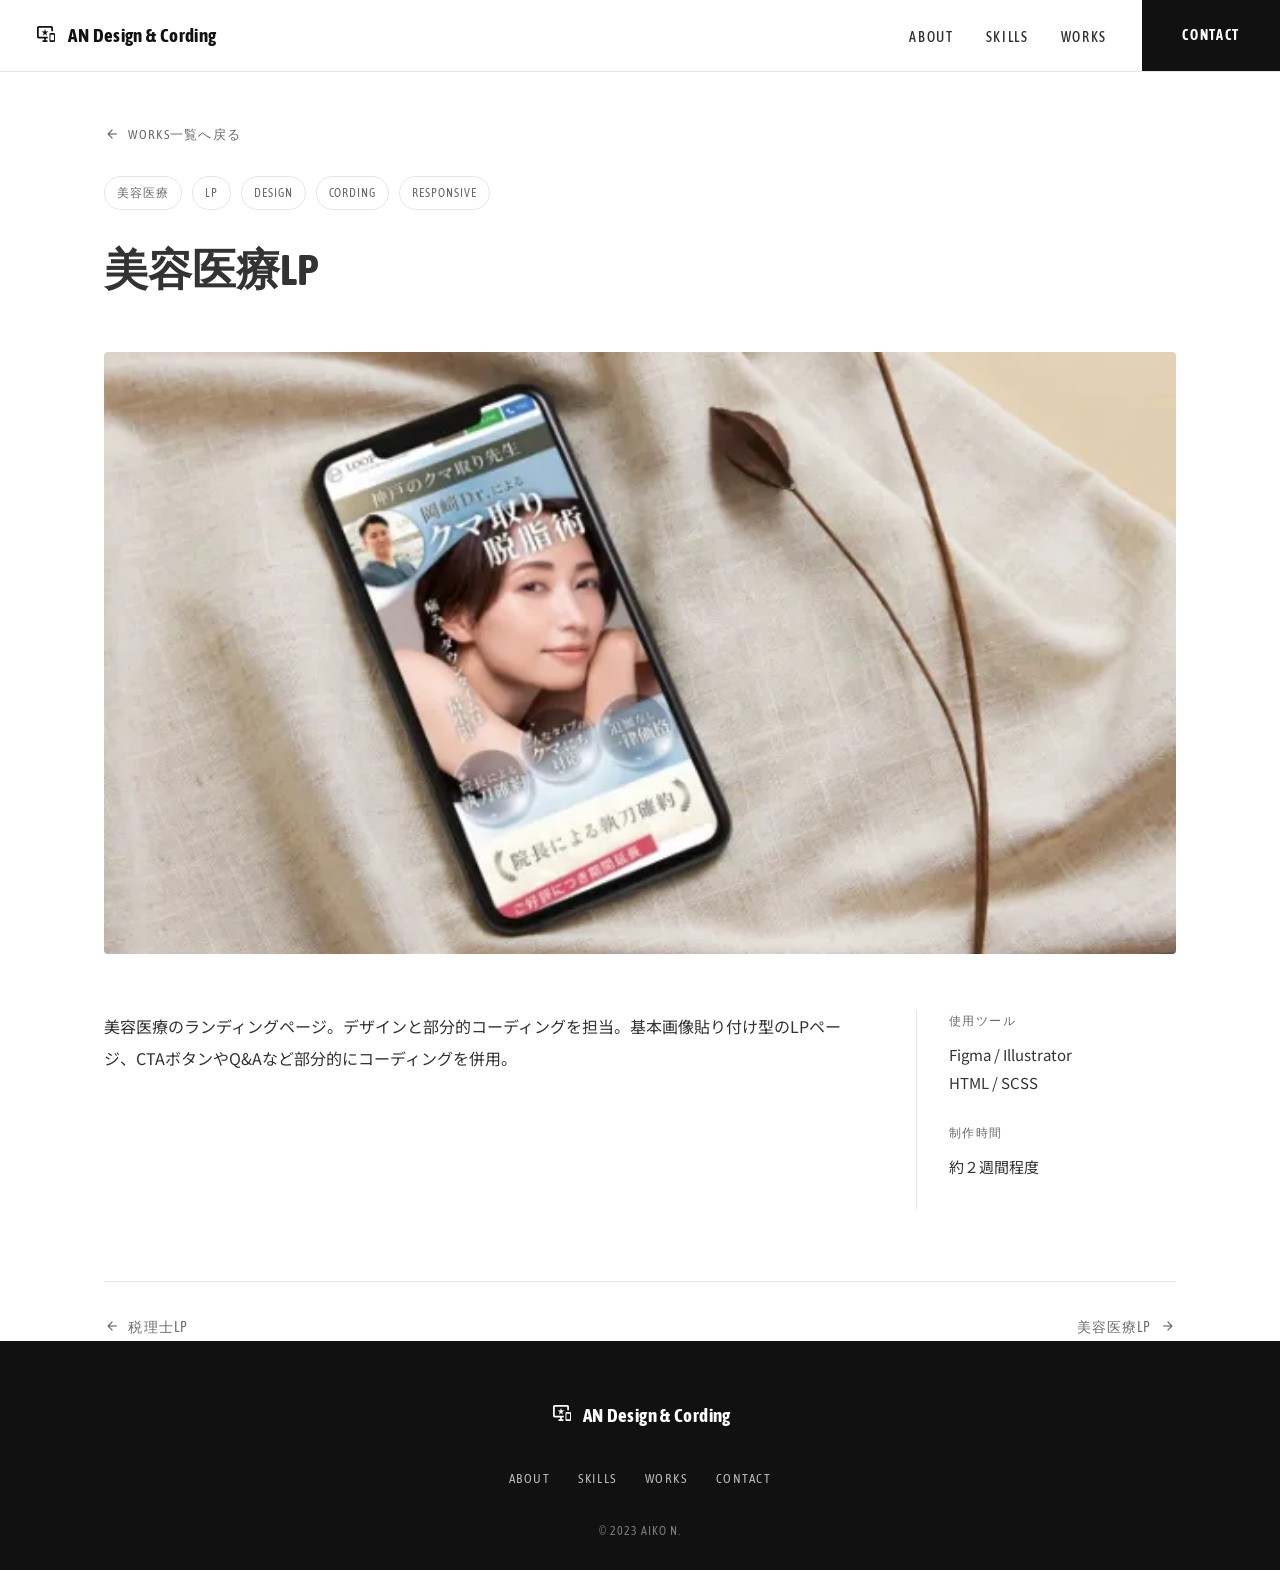
<file: works/lp5.html>
<!DOCTYPE html>
<html lang="ja">
<head>
  <meta charset="UTF-8">
  <meta name="viewport" content="width=device-width, initial-scale=1.0">
  <title>美容医療LP | AN. design &amp; cording</title>
  <meta name="description" content="美容医療のランディングページ。デザインと部分的コーディングを担当。基本画像貼り付け型のLPページ、CTAボタンやQ&amp;Aなど部分的にコーディングを併用。">

  <meta property="og:type" content="article">
  <meta property="og:title" content="美容医療LP | AN. design &amp; cording">
  <meta property="og:description" content="美容医療のランディングページ。デザインと部分的コーディングを担当。基本画像貼り付け型のLPページ、CTAボタンやQ&amp;Aなど部分的にコーディングを併用。">
  <meta property="og:image" content="../assets/images/lp5.webp">

  <link rel="icon" type="image/svg+xml" href="../assets/icons/favicon.svg">
  <link rel="preconnect" href="https://fonts.googleapis.com">
  <link rel="preconnect" href="https://fonts.gstatic.com" crossorigin>
  <link href="https://fonts.googleapis.com/css2?family=Asap+Condensed:wght@300;400;500;700;800&family=Noto+Sans+JP:wght@300;400;500;700&display=swap" rel="stylesheet">
  <link href="https://fonts.googleapis.com/css2?family=Material+Symbols+Outlined:opsz,wght,FILL,GRAD@20..48,100..700,0..1,-50..200" rel="stylesheet">
  <link rel="stylesheet" href="../css/style.css">
</head>
<body>

  <header class="site-header">
    <div class="container">
      <a href="../index.html" class="brand">
        <span class="material-symbols" aria-hidden="true">important_devices</span>
        <span>AN Design &amp; Cording</span>
      </a>
      <nav class="nav">
        <ul class="nav-links">
          <li><a href="../index.html#about">ABOUT</a></li>
          <li><a href="../index.html#skills">SKILLS</a></li>
          <li><a href="../index.html#works">WORKS</a></li>
        </ul>
        <button class="nav-toggle" aria-label="メニューを開く" aria-expanded="false">
          <span class="material-symbols" aria-hidden="true">menu</span>
        </button>
      </nav>
    </div>
    <a href="../index.html#contact" class="nav-cta">CONTACT</a>
  </header>

  <main>
    <section class="work-hero section">
      <div class="container">
        <a href="../index.html#works" class="work-back reveal">
          <span class="material-symbols" aria-hidden="true" style="font-size:16px;">arrow_back</span>
          WORKS一覧へ戻る
        </a>
        <div class="work-tags reveal">
          <span>美容医療</span>
          <span>LP</span>
          <span>design</span>
          <span>cording</span>
          <span>responsive</span>
        </div>
        <h1 class="work-title reveal">美容医療LP</h1>

        <div class="work-image reveal">
          <img src="../assets/images/lp5.webp" alt="美容医療LP" loading="eager">
        </div>

        <div class="work-body">
          <div class="work-desc reveal">
            <p>美容医療のランディングページ。デザインと部分的コーディングを担当。基本画像貼り付け型のLPページ、CTAボタンやQ&amp;Aなど部分的にコーディングを併用。</p>
          </div>
          <aside class="work-meta reveal">
            <dl>
              <dt>使用ツール</dt>
              <dd>Figma / Illustrator<br>HTML / SCSS</dd>
              <dt>制作時間</dt>
              <dd>約２週間程度</dd>

            </dl>
          </aside>
        </div>

        <div class="work-pager reveal">
          <a href="lp4.html" class="prev">
            <span class="material-symbols" aria-hidden="true" style="font-size:16px;">arrow_back</span>
            税理士LP
          </a>
          <a href="lp1.html" class="next">
            美容医療LP
            <span class="material-symbols" aria-hidden="true" style="font-size:16px;">arrow_forward</span>
          </a>
        </div>
      </div>
    </section>
  </main>

  <footer class="site-footer">
    <div class="container">
      <a href="../index.html" class="brand">
        <span class="material-symbols" aria-hidden="true">important_devices</span>
        <span>AN Design &amp; Cording</span>
      </a>
      <ul class="footer-links">
        <li><a href="../index.html#about">ABOUT</a></li>
        <li><a href="../index.html#skills">SKILLS</a></li>
        <li><a href="../index.html#works">WORKS</a></li>
        <li><a href="../index.html#contact">CONTACT</a></li>
      </ul>
      <p class="footer-copy">©︎ 2023 AIKO N.</p>
    </div>
  </footer>

  <script src="../js/main.js" defer></script>
</body>
</html>
</file>
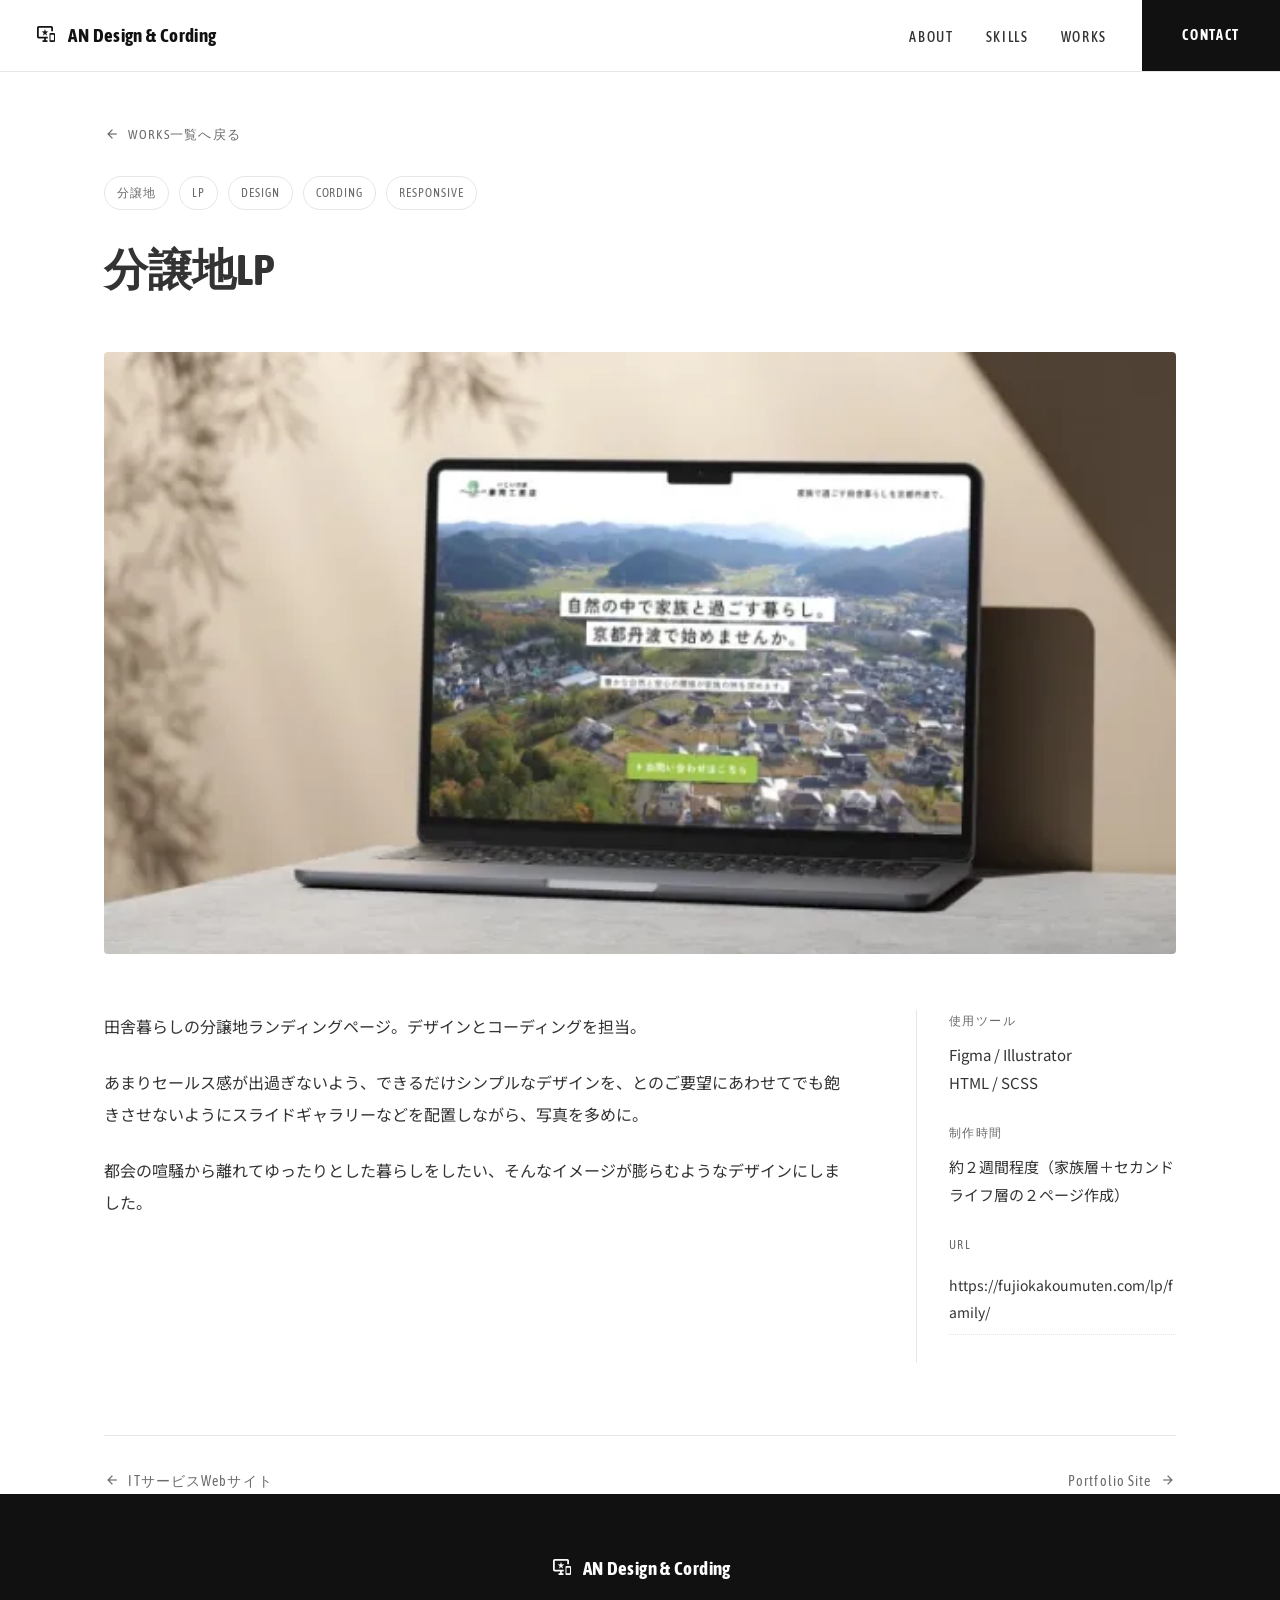
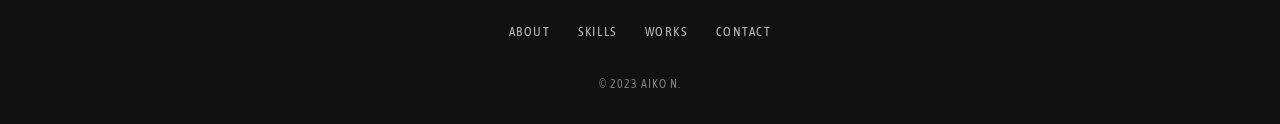
<file: works/lp6.html>
<!DOCTYPE html>
<html lang="ja">
<head>
  <meta charset="UTF-8">
  <meta name="viewport" content="width=device-width, initial-scale=1.0">
  <title>分譲地LP | AN. design &amp; cording</title>
  <meta name="description" content="田舎暮らしの分譲地ランディングページ。デザインとコーディングを担当。">

  <meta property="og:type" content="article">
  <meta property="og:title" content="分譲地LP | AN. design &amp; cording">
  <meta property="og:description" content="田舎暮らしの分譲地ランディングページ。デザインとコーディングを担当。">
  <meta property="og:image" content="../assets/images/lp6.webp">

  <link rel="icon" type="image/svg+xml" href="../assets/icons/favicon.svg">
  <link rel="preconnect" href="https://fonts.googleapis.com">
  <link rel="preconnect" href="https://fonts.gstatic.com" crossorigin>
  <link href="https://fonts.googleapis.com/css2?family=Asap+Condensed:wght@300;400;500;700;800&family=Noto+Sans+JP:wght@300;400;500;700&display=swap" rel="stylesheet">
  <link href="https://fonts.googleapis.com/css2?family=Material+Symbols+Outlined:opsz,wght,FILL,GRAD@20..48,100..700,0..1,-50..200" rel="stylesheet">
  <link rel="stylesheet" href="../css/style.css">
</head>
<body>

  <header class="site-header">
    <div class="container">
      <a href="../index.html" class="brand">
        <span class="material-symbols" aria-hidden="true">important_devices</span>
        <span>AN Design &amp; Cording</span>
      </a>
      <nav class="nav">
        <ul class="nav-links">
          <li><a href="../index.html#about">ABOUT</a></li>
          <li><a href="../index.html#skills">SKILLS</a></li>
          <li><a href="../index.html#works">WORKS</a></li>
        </ul>
        <button class="nav-toggle" aria-label="メニューを開く" aria-expanded="false">
          <span class="material-symbols" aria-hidden="true">menu</span>
        </button>
      </nav>
    </div>
    <a href="../index.html#contact" class="nav-cta">CONTACT</a>
  </header>

  <main>
    <section class="work-hero section">
      <div class="container">
        <a href="../index.html#works" class="work-back reveal">
          <span class="material-symbols" aria-hidden="true" style="font-size:16px;">arrow_back</span>
          WORKS一覧へ戻る
        </a>
        <div class="work-tags reveal">
          <span>分譲地</span>
          <span>LP</span>
          <span>design</span>
          <span>cording</span>
          <span>responsive</span>
        </div>
        <h1 class="work-title reveal">分譲地LP</h1>

        <div class="work-image reveal">
          <img src="../assets/images/lp6.webp" alt="分譲地LP" loading="eager">
        </div>

        <div class="work-body">
          <div class="work-desc reveal">
            <p>田舎暮らしの分譲地ランディングページ。デザインとコーディングを担当。</p>
            <p>あまりセールス感が出過ぎないよう、できるだけシンプルなデザインを、とのご要望にあわせてでも飽きさせないようにスライドギャラリーなどを配置しながら、写真を多めに。</p>
            <p>都会の喧騒から離れてゆったりとした暮らしをしたい、そんなイメージが膨らむようなデザインにしました。</p>
          </div>
          <aside class="work-meta reveal">
            <dl>
              <dt>使用ツール</dt>
              <dd>Figma / Illustrator<br>HTML / SCSS</dd>
              <dt>制作時間</dt>
              <dd>約２週間程度（家族層＋セカンドライフ層の２ページ作成）</dd>
              <dt>URL</dt>
              <dd><a class="live-link" href="https://fujiokakoumuten.com/lp/family/" target="_blank" rel="noopener">https://fujiokakoumuten.com/lp/family/</a></dd>
            </dl>
          </aside>
        </div>

        <div class="work-pager reveal">
          <a href="website2.html" class="prev">
            <span class="material-symbols" aria-hidden="true" style="font-size:16px;">arrow_back</span>
            ITサービスWebサイト
          </a>
          <a href="portfolio.html" class="next">
            Portfolio Site
            <span class="material-symbols" aria-hidden="true" style="font-size:16px;">arrow_forward</span>
          </a>
        </div>
      </div>
    </section>
  </main>

  <footer class="site-footer">
    <div class="container">
      <a href="../index.html" class="brand">
        <span class="material-symbols" aria-hidden="true">important_devices</span>
        <span>AN Design &amp; Cording</span>
      </a>
      <ul class="footer-links">
        <li><a href="../index.html#about">ABOUT</a></li>
        <li><a href="../index.html#skills">SKILLS</a></li>
        <li><a href="../index.html#works">WORKS</a></li>
        <li><a href="../index.html#contact">CONTACT</a></li>
      </ul>
      <p class="footer-copy">©︎ 2023 AIKO N.</p>
    </div>
  </footer>

  <script src="../js/main.js" defer></script>
</body>
</html>
</file>
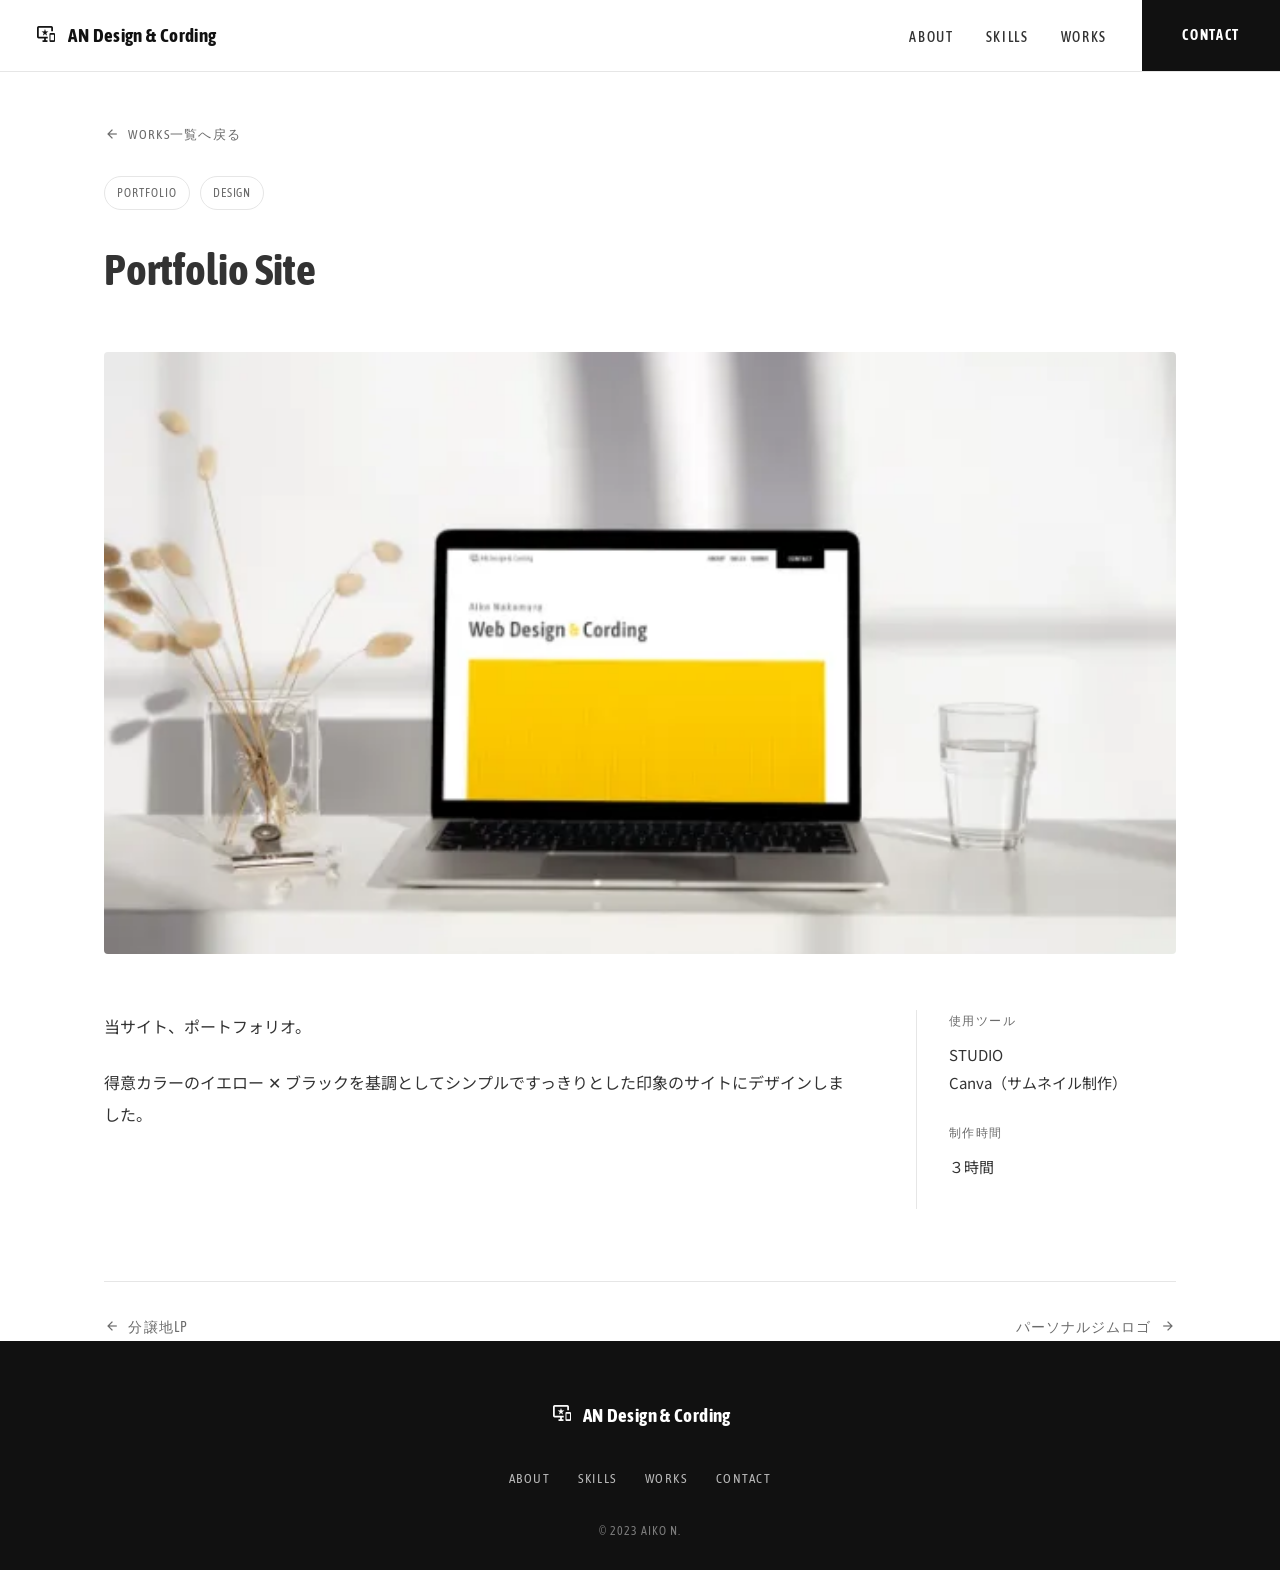
<file: works/portfolio.html>
<!DOCTYPE html>
<html lang="ja">
<head>
  <meta charset="UTF-8">
  <meta name="viewport" content="width=device-width, initial-scale=1.0">
  <title>Portfolio Site | AN. design &amp; cording</title>
  <meta name="description" content="当サイト、ポートフォリオ。">

  <meta property="og:type" content="article">
  <meta property="og:title" content="Portfolio Site | AN. design &amp; cording">
  <meta property="og:description" content="当サイト、ポートフォリオ。">
  <meta property="og:image" content="../assets/images/portfolio.webp">

  <link rel="icon" type="image/svg+xml" href="../assets/icons/favicon.svg">
  <link rel="preconnect" href="https://fonts.googleapis.com">
  <link rel="preconnect" href="https://fonts.gstatic.com" crossorigin>
  <link href="https://fonts.googleapis.com/css2?family=Asap+Condensed:wght@300;400;500;700;800&family=Noto+Sans+JP:wght@300;400;500;700&display=swap" rel="stylesheet">
  <link href="https://fonts.googleapis.com/css2?family=Material+Symbols+Outlined:opsz,wght,FILL,GRAD@20..48,100..700,0..1,-50..200" rel="stylesheet">
  <link rel="stylesheet" href="../css/style.css">
</head>
<body>

  <header class="site-header">
    <div class="container">
      <a href="../index.html" class="brand">
        <span class="material-symbols" aria-hidden="true">important_devices</span>
        <span>AN Design &amp; Cording</span>
      </a>
      <nav class="nav">
        <ul class="nav-links">
          <li><a href="../index.html#about">ABOUT</a></li>
          <li><a href="../index.html#skills">SKILLS</a></li>
          <li><a href="../index.html#works">WORKS</a></li>
        </ul>
        <button class="nav-toggle" aria-label="メニューを開く" aria-expanded="false">
          <span class="material-symbols" aria-hidden="true">menu</span>
        </button>
      </nav>
    </div>
    <a href="../index.html#contact" class="nav-cta">CONTACT</a>
  </header>

  <main>
    <section class="work-hero section">
      <div class="container">
        <a href="../index.html#works" class="work-back reveal">
          <span class="material-symbols" aria-hidden="true" style="font-size:16px;">arrow_back</span>
          WORKS一覧へ戻る
        </a>
        <div class="work-tags reveal">
          <span>Portfolio</span>
          <span>design</span>
        </div>
        <h1 class="work-title reveal">Portfolio Site</h1>

        <div class="work-image reveal">
          <img src="../assets/images/portfolio.webp" alt="Portfolio Site" loading="eager">
        </div>

        <div class="work-body">
          <div class="work-desc reveal">
            <p>当サイト、ポートフォリオ。</p>
            <p>得意カラーのイエロー ✕ ブラックを基調としてシンプルですっきりとした印象のサイトにデザインしました。</p>
          </div>
          <aside class="work-meta reveal">
            <dl>
              <dt>使用ツール</dt>
              <dd>STUDIO<br>Canva（サムネイル制作）</dd>
              <dt>制作時間</dt>
              <dd>３時間</dd>

            </dl>
          </aside>
        </div>

        <div class="work-pager reveal">
          <a href="lp6.html" class="prev">
            <span class="material-symbols" aria-hidden="true" style="font-size:16px;">arrow_back</span>
            分譲地LP
          </a>
          <a href="logo-1.html" class="next">
            パーソナルジムロゴ
            <span class="material-symbols" aria-hidden="true" style="font-size:16px;">arrow_forward</span>
          </a>
        </div>
      </div>
    </section>
  </main>

  <footer class="site-footer">
    <div class="container">
      <a href="../index.html" class="brand">
        <span class="material-symbols" aria-hidden="true">important_devices</span>
        <span>AN Design &amp; Cording</span>
      </a>
      <ul class="footer-links">
        <li><a href="../index.html#about">ABOUT</a></li>
        <li><a href="../index.html#skills">SKILLS</a></li>
        <li><a href="../index.html#works">WORKS</a></li>
        <li><a href="../index.html#contact">CONTACT</a></li>
      </ul>
      <p class="footer-copy">©︎ 2023 AIKO N.</p>
    </div>
  </footer>

  <script src="../js/main.js" defer></script>
</body>
</html>
</file>
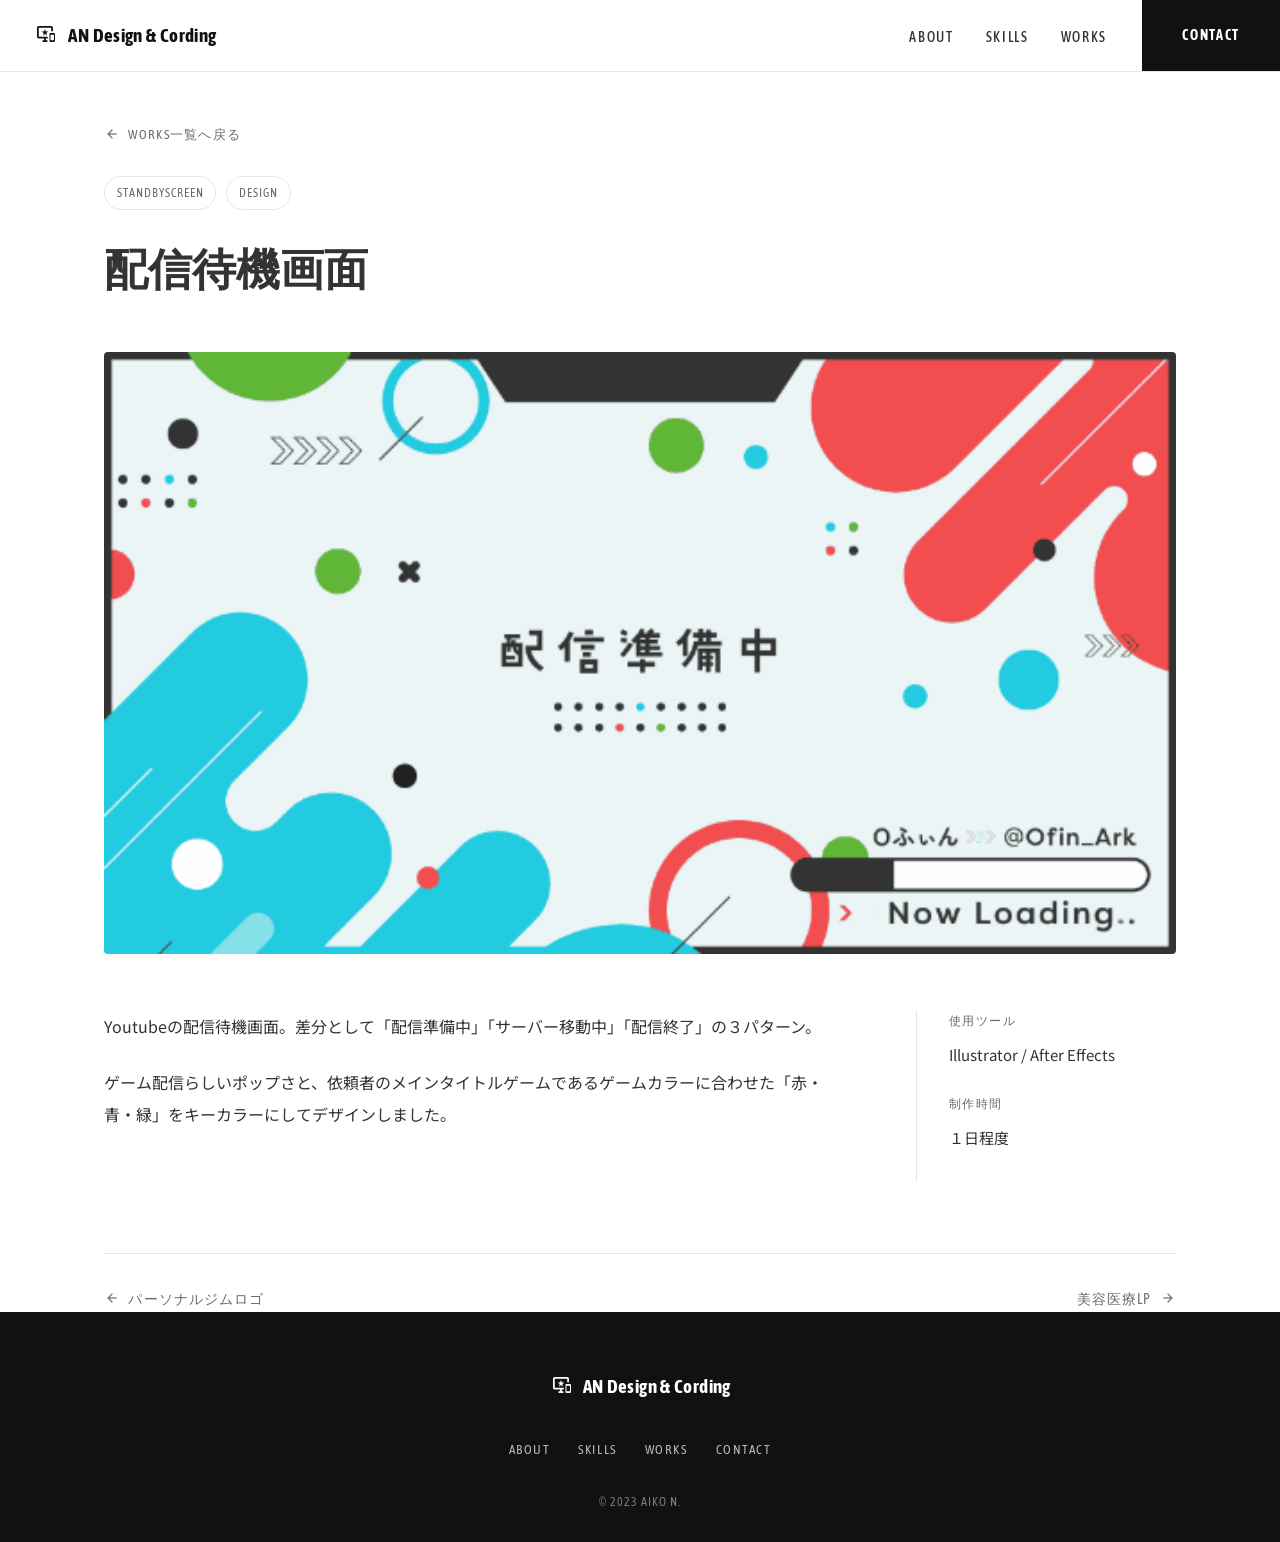
<file: works/standbyscreen-1.html>
<!DOCTYPE html>
<html lang="ja">
<head>
  <meta charset="UTF-8">
  <meta name="viewport" content="width=device-width, initial-scale=1.0">
  <title>配信待機画面 | AN. design &amp; cording</title>
  <meta name="description" content="Youtubeの配信待機画面。差分として「配信準備中」「サーバー移動中」「配信終了」の３パターン。">

  <meta property="og:type" content="article">
  <meta property="og:title" content="配信待機画面 | AN. design &amp; cording">
  <meta property="og:description" content="Youtubeの配信待機画面。差分として「配信準備中」「サーバー移動中」「配信終了」の３パターン。">
  <meta property="og:image" content="../assets/images/standbyscreen1.gif">

  <link rel="icon" type="image/svg+xml" href="../assets/icons/favicon.svg">
  <link rel="preconnect" href="https://fonts.googleapis.com">
  <link rel="preconnect" href="https://fonts.gstatic.com" crossorigin>
  <link href="https://fonts.googleapis.com/css2?family=Asap+Condensed:wght@300;400;500;700;800&family=Noto+Sans+JP:wght@300;400;500;700&display=swap" rel="stylesheet">
  <link href="https://fonts.googleapis.com/css2?family=Material+Symbols+Outlined:opsz,wght,FILL,GRAD@20..48,100..700,0..1,-50..200" rel="stylesheet">
  <link rel="stylesheet" href="../css/style.css">
</head>
<body>

  <header class="site-header">
    <div class="container">
      <a href="../index.html" class="brand">
        <span class="material-symbols" aria-hidden="true">important_devices</span>
        <span>AN Design &amp; Cording</span>
      </a>
      <nav class="nav">
        <ul class="nav-links">
          <li><a href="../index.html#about">ABOUT</a></li>
          <li><a href="../index.html#skills">SKILLS</a></li>
          <li><a href="../index.html#works">WORKS</a></li>
        </ul>
        <button class="nav-toggle" aria-label="メニューを開く" aria-expanded="false">
          <span class="material-symbols" aria-hidden="true">menu</span>
        </button>
      </nav>
    </div>
    <a href="../index.html#contact" class="nav-cta">CONTACT</a>
  </header>

  <main>
    <section class="work-hero section">
      <div class="container">
        <a href="../index.html#works" class="work-back reveal">
          <span class="material-symbols" aria-hidden="true" style="font-size:16px;">arrow_back</span>
          WORKS一覧へ戻る
        </a>
        <div class="work-tags reveal">
          <span>StandbyScreen</span>
          <span>design</span>
        </div>
        <h1 class="work-title reveal">配信待機画面</h1>

        <div class="work-image reveal">
          <img src="../assets/images/standbyscreen1.gif" alt="配信待機画面" loading="eager">
        </div>

        <div class="work-body">
          <div class="work-desc reveal">
            <p>Youtubeの配信待機画面。差分として「配信準備中」「サーバー移動中」「配信終了」の３パターン。</p>
            <p>ゲーム配信らしいポップさと、依頼者のメインタイトルゲームであるゲームカラーに合わせた「赤・青・緑」をキーカラーにしてデザインしました。</p>
          </div>
          <aside class="work-meta reveal">
            <dl>
              <dt>使用ツール</dt>
              <dd>Illustrator / After Effects</dd>
              <dt>制作時間</dt>
              <dd>１日程度</dd>

            </dl>
          </aside>
        </div>

        <div class="work-pager reveal">
          <a href="logo-1.html" class="prev">
            <span class="material-symbols" aria-hidden="true" style="font-size:16px;">arrow_back</span>
            パーソナルジムロゴ
          </a>
          <a href="lp2.html" class="next">
            美容医療LP
            <span class="material-symbols" aria-hidden="true" style="font-size:16px;">arrow_forward</span>
          </a>
        </div>
      </div>
    </section>
  </main>

  <footer class="site-footer">
    <div class="container">
      <a href="../index.html" class="brand">
        <span class="material-symbols" aria-hidden="true">important_devices</span>
        <span>AN Design &amp; Cording</span>
      </a>
      <ul class="footer-links">
        <li><a href="../index.html#about">ABOUT</a></li>
        <li><a href="../index.html#skills">SKILLS</a></li>
        <li><a href="../index.html#works">WORKS</a></li>
        <li><a href="../index.html#contact">CONTACT</a></li>
      </ul>
      <p class="footer-copy">©︎ 2023 AIKO N.</p>
    </div>
  </footer>

  <script src="../js/main.js" defer></script>
</body>
</html>
</file>
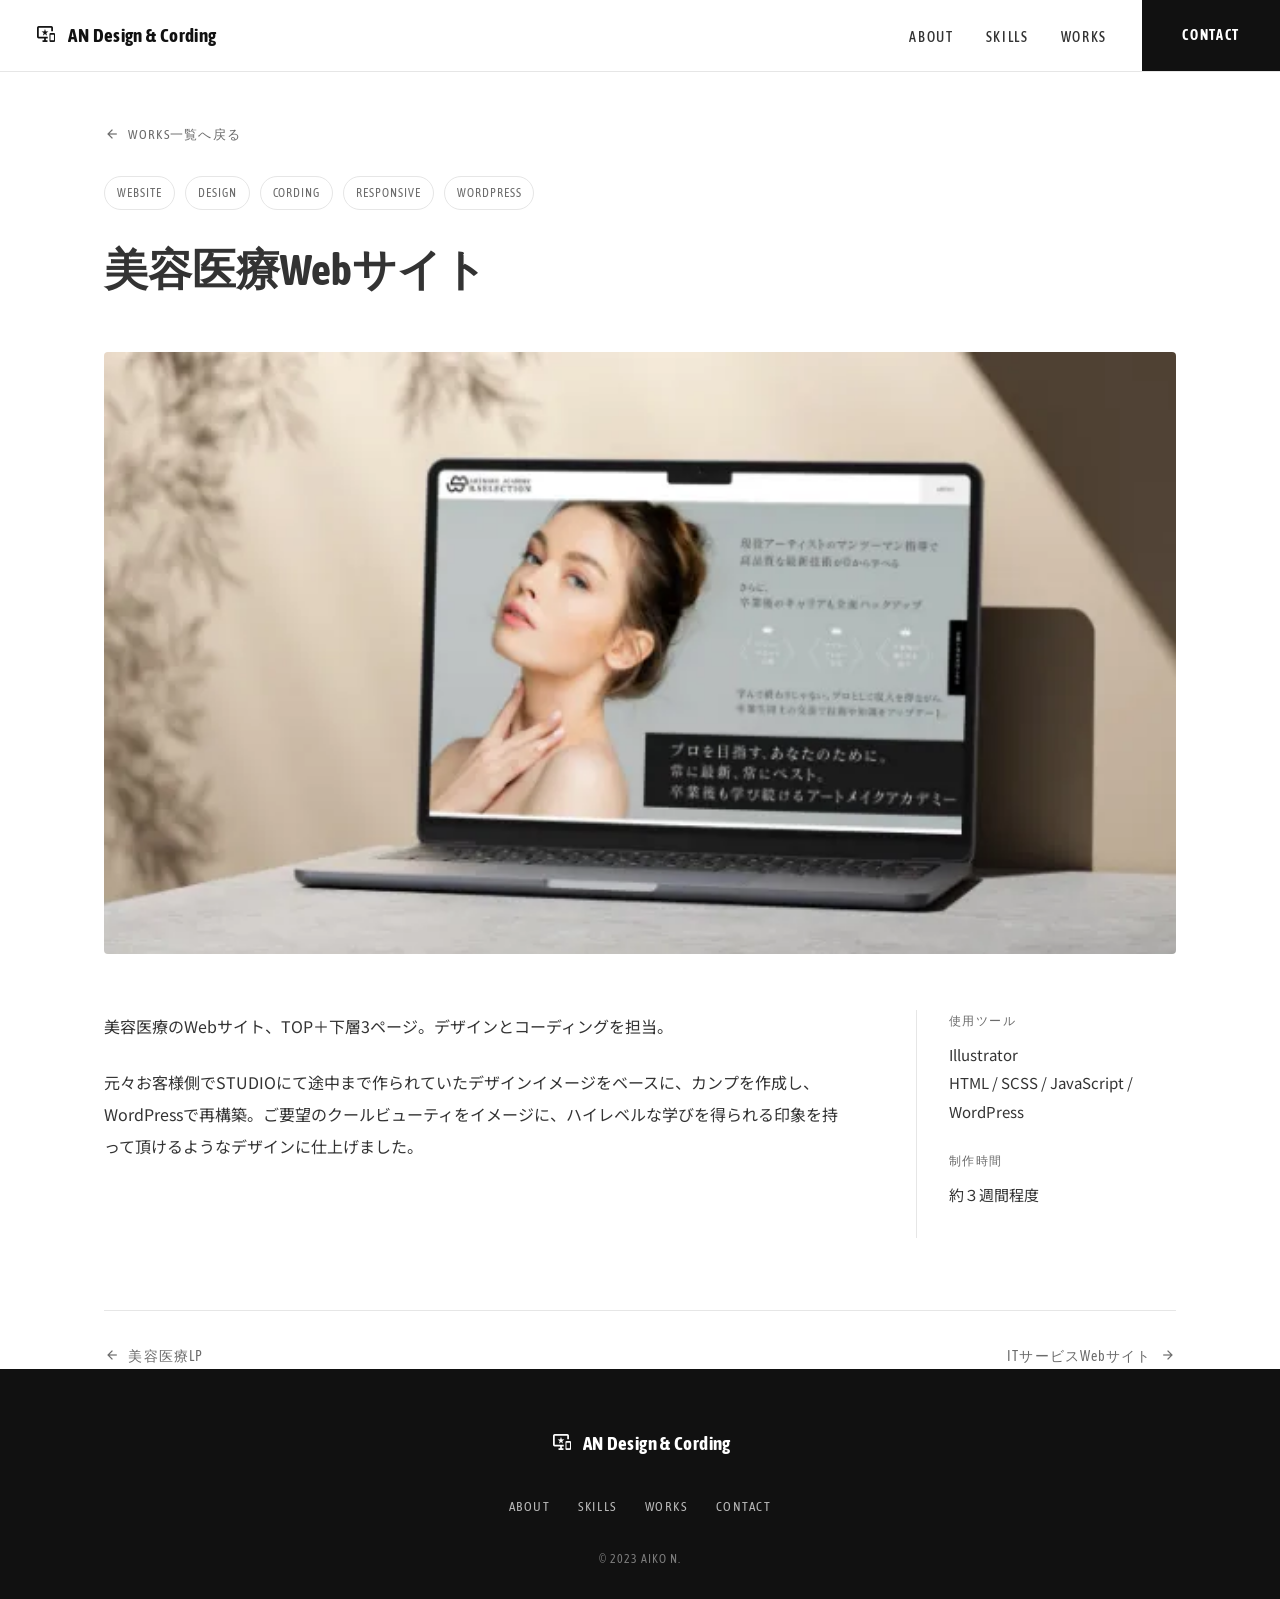
<file: works/website1.html>
<!DOCTYPE html>
<html lang="ja">
<head>
  <meta charset="UTF-8">
  <meta name="viewport" content="width=device-width, initial-scale=1.0">
  <title>美容医療Webサイト | AN. design &amp; cording</title>
  <meta name="description" content="美容医療のWebサイト、TOP＋下層3ページ。デザインとコーディングを担当。">

  <meta property="og:type" content="article">
  <meta property="og:title" content="美容医療Webサイト | AN. design &amp; cording">
  <meta property="og:description" content="美容医療のWebサイト、TOP＋下層3ページ。デザインとコーディングを担当。">
  <meta property="og:image" content="../assets/images/website1.webp">

  <link rel="icon" type="image/svg+xml" href="../assets/icons/favicon.svg">
  <link rel="preconnect" href="https://fonts.googleapis.com">
  <link rel="preconnect" href="https://fonts.gstatic.com" crossorigin>
  <link href="https://fonts.googleapis.com/css2?family=Asap+Condensed:wght@300;400;500;700;800&family=Noto+Sans+JP:wght@300;400;500;700&display=swap" rel="stylesheet">
  <link href="https://fonts.googleapis.com/css2?family=Material+Symbols+Outlined:opsz,wght,FILL,GRAD@20..48,100..700,0..1,-50..200" rel="stylesheet">
  <link rel="stylesheet" href="../css/style.css">
</head>
<body>

  <header class="site-header">
    <div class="container">
      <a href="../index.html" class="brand">
        <span class="material-symbols" aria-hidden="true">important_devices</span>
        <span>AN Design &amp; Cording</span>
      </a>
      <nav class="nav">
        <ul class="nav-links">
          <li><a href="../index.html#about">ABOUT</a></li>
          <li><a href="../index.html#skills">SKILLS</a></li>
          <li><a href="../index.html#works">WORKS</a></li>
        </ul>
        <button class="nav-toggle" aria-label="メニューを開く" aria-expanded="false">
          <span class="material-symbols" aria-hidden="true">menu</span>
        </button>
      </nav>
    </div>
    <a href="../index.html#contact" class="nav-cta">CONTACT</a>
  </header>

  <main>
    <section class="work-hero section">
      <div class="container">
        <a href="../index.html#works" class="work-back reveal">
          <span class="material-symbols" aria-hidden="true" style="font-size:16px;">arrow_back</span>
          WORKS一覧へ戻る
        </a>
        <div class="work-tags reveal">
          <span>Website</span>
          <span>design</span>
          <span>cording</span>
          <span>responsive</span>
          <span>wordpress</span>
        </div>
        <h1 class="work-title reveal">美容医療Webサイト</h1>

        <div class="work-image reveal">
          <img src="../assets/images/website1.webp" alt="美容医療Webサイト" loading="eager">
        </div>

        <div class="work-body">
          <div class="work-desc reveal">
            <p>美容医療のWebサイト、TOP＋下層3ページ。デザインとコーディングを担当。</p>
            <p>元々お客様側でSTUDIOにて途中まで作られていたデザインイメージをベースに、カンプを作成し、WordPressで再構築。ご要望のクールビューティをイメージに、ハイレベルな学びを得られる印象を持って頂けるようなデザインに仕上げました。</p>
          </div>
          <aside class="work-meta reveal">
            <dl>
              <dt>使用ツール</dt>
              <dd>Illustrator<br>HTML / SCSS / JavaScript / WordPress</dd>
              <dt>制作時間</dt>
              <dd>約３週間程度</dd>

            </dl>
          </aside>
        </div>

        <div class="work-pager reveal">
          <a href="lp1.html" class="prev">
            <span class="material-symbols" aria-hidden="true" style="font-size:16px;">arrow_back</span>
            美容医療LP
          </a>
          <a href="website2.html" class="next">
            ITサービスWebサイト
            <span class="material-symbols" aria-hidden="true" style="font-size:16px;">arrow_forward</span>
          </a>
        </div>
      </div>
    </section>
  </main>

  <footer class="site-footer">
    <div class="container">
      <a href="../index.html" class="brand">
        <span class="material-symbols" aria-hidden="true">important_devices</span>
        <span>AN Design &amp; Cording</span>
      </a>
      <ul class="footer-links">
        <li><a href="../index.html#about">ABOUT</a></li>
        <li><a href="../index.html#skills">SKILLS</a></li>
        <li><a href="../index.html#works">WORKS</a></li>
        <li><a href="../index.html#contact">CONTACT</a></li>
      </ul>
      <p class="footer-copy">©︎ 2023 AIKO N.</p>
    </div>
  </footer>

  <script src="../js/main.js" defer></script>
</body>
</html>
</file>
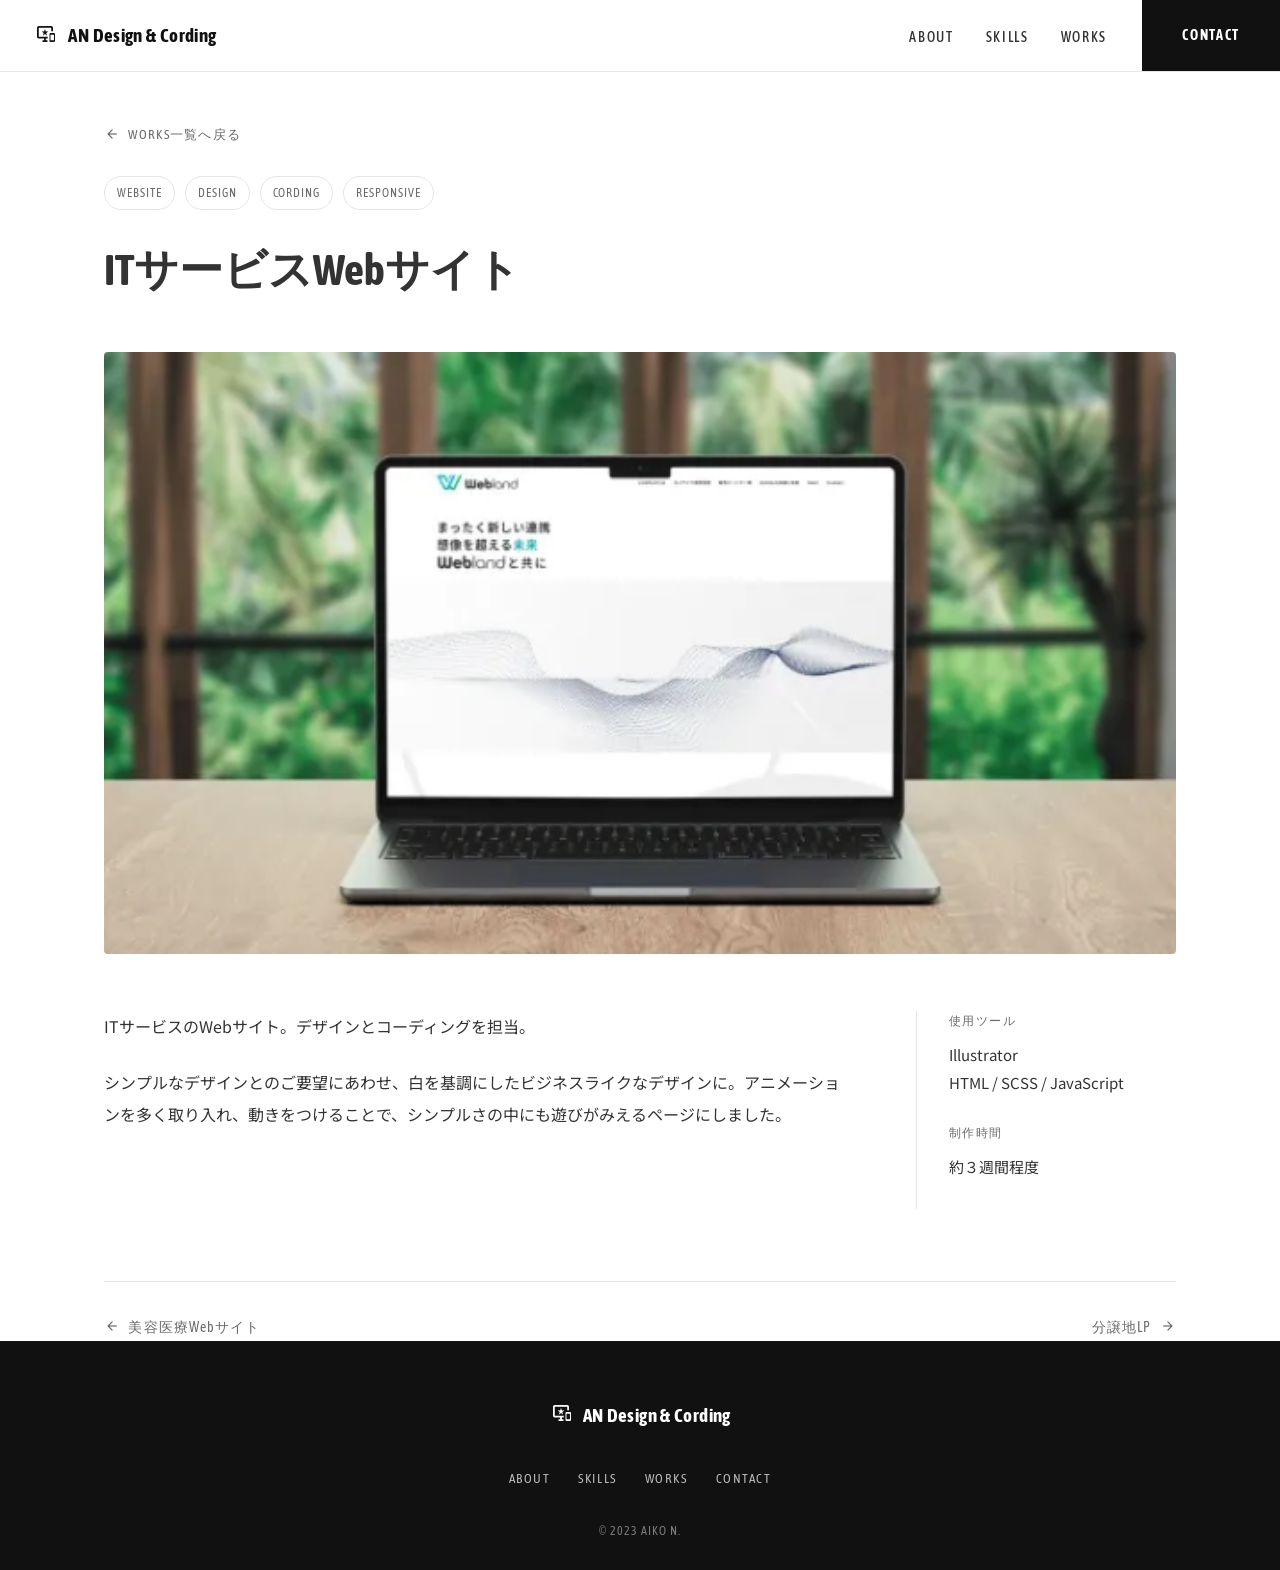
<file: works/website2.html>
<!DOCTYPE html>
<html lang="ja">
<head>
  <meta charset="UTF-8">
  <meta name="viewport" content="width=device-width, initial-scale=1.0">
  <title>ITサービスWebサイト | AN. design &amp; cording</title>
  <meta name="description" content="ITサービスのWebサイト。デザインとコーディングを担当。">

  <meta property="og:type" content="article">
  <meta property="og:title" content="ITサービスWebサイト | AN. design &amp; cording">
  <meta property="og:description" content="ITサービスのWebサイト。デザインとコーディングを担当。">
  <meta property="og:image" content="../assets/images/website2.webp">

  <link rel="icon" type="image/svg+xml" href="../assets/icons/favicon.svg">
  <link rel="preconnect" href="https://fonts.googleapis.com">
  <link rel="preconnect" href="https://fonts.gstatic.com" crossorigin>
  <link href="https://fonts.googleapis.com/css2?family=Asap+Condensed:wght@300;400;500;700;800&family=Noto+Sans+JP:wght@300;400;500;700&display=swap" rel="stylesheet">
  <link href="https://fonts.googleapis.com/css2?family=Material+Symbols+Outlined:opsz,wght,FILL,GRAD@20..48,100..700,0..1,-50..200" rel="stylesheet">
  <link rel="stylesheet" href="../css/style.css">
</head>
<body>

  <header class="site-header">
    <div class="container">
      <a href="../index.html" class="brand">
        <span class="material-symbols" aria-hidden="true">important_devices</span>
        <span>AN Design &amp; Cording</span>
      </a>
      <nav class="nav">
        <ul class="nav-links">
          <li><a href="../index.html#about">ABOUT</a></li>
          <li><a href="../index.html#skills">SKILLS</a></li>
          <li><a href="../index.html#works">WORKS</a></li>
        </ul>
        <button class="nav-toggle" aria-label="メニューを開く" aria-expanded="false">
          <span class="material-symbols" aria-hidden="true">menu</span>
        </button>
      </nav>
    </div>
    <a href="../index.html#contact" class="nav-cta">CONTACT</a>
  </header>

  <main>
    <section class="work-hero section">
      <div class="container">
        <a href="../index.html#works" class="work-back reveal">
          <span class="material-symbols" aria-hidden="true" style="font-size:16px;">arrow_back</span>
          WORKS一覧へ戻る
        </a>
        <div class="work-tags reveal">
          <span>Website</span>
          <span>design</span>
          <span>cording</span>
          <span>responsive</span>
        </div>
        <h1 class="work-title reveal">ITサービスWebサイト</h1>

        <div class="work-image reveal">
          <img src="../assets/images/website2.webp" alt="ITサービスWebサイト" loading="eager">
        </div>

        <div class="work-body">
          <div class="work-desc reveal">
            <p>ITサービスのWebサイト。デザインとコーディングを担当。</p>
            <p>シンプルなデザインとのご要望にあわせ、白を基調にしたビジネスライクなデザインに。アニメーションを多く取り入れ、動きをつけることで、シンプルさの中にも遊びがみえるページにしました。</p>
          </div>
          <aside class="work-meta reveal">
            <dl>
              <dt>使用ツール</dt>
              <dd>Illustrator<br>HTML / SCSS / JavaScript</dd>
              <dt>制作時間</dt>
              <dd>約３週間程度</dd>

            </dl>
          </aside>
        </div>

        <div class="work-pager reveal">
          <a href="website1.html" class="prev">
            <span class="material-symbols" aria-hidden="true" style="font-size:16px;">arrow_back</span>
            美容医療Webサイト
          </a>
          <a href="lp6.html" class="next">
            分譲地LP
            <span class="material-symbols" aria-hidden="true" style="font-size:16px;">arrow_forward</span>
          </a>
        </div>
      </div>
    </section>
  </main>

  <footer class="site-footer">
    <div class="container">
      <a href="../index.html" class="brand">
        <span class="material-symbols" aria-hidden="true">important_devices</span>
        <span>AN Design &amp; Cording</span>
      </a>
      <ul class="footer-links">
        <li><a href="../index.html#about">ABOUT</a></li>
        <li><a href="../index.html#skills">SKILLS</a></li>
        <li><a href="../index.html#works">WORKS</a></li>
        <li><a href="../index.html#contact">CONTACT</a></li>
      </ul>
      <p class="footer-copy">©︎ 2023 AIKO N.</p>
    </div>
  </footer>

  <script src="../js/main.js" defer></script>
</body>
</html>
</file>
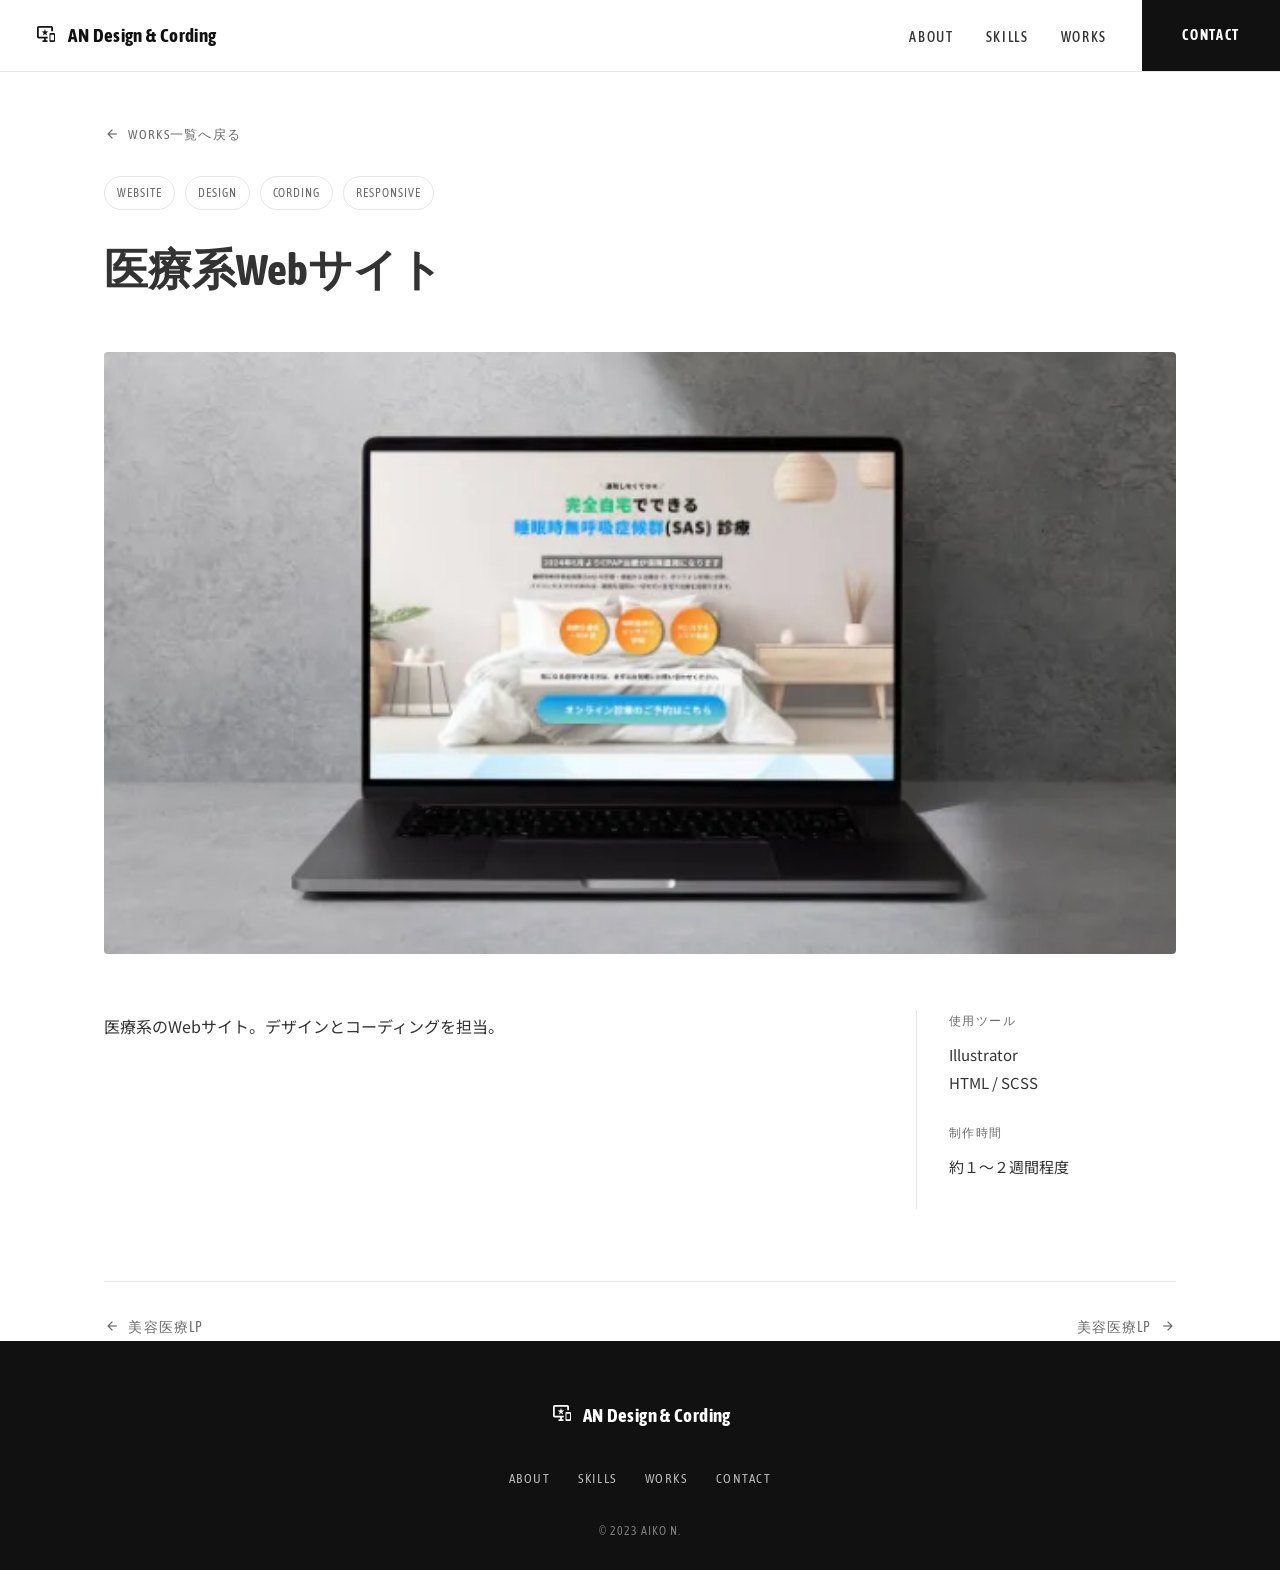
<file: works/website3.html>
<!DOCTYPE html>
<html lang="ja">
<head>
  <meta charset="UTF-8">
  <meta name="viewport" content="width=device-width, initial-scale=1.0">
  <title>医療系Webサイト | AN. design &amp; cording</title>
  <meta name="description" content="医療系のWebサイト。デザインとコーディングを担当。">

  <meta property="og:type" content="article">
  <meta property="og:title" content="医療系Webサイト | AN. design &amp; cording">
  <meta property="og:description" content="医療系のWebサイト。デザインとコーディングを担当。">
  <meta property="og:image" content="../assets/images/website3.webp">

  <link rel="icon" type="image/svg+xml" href="../assets/icons/favicon.svg">
  <link rel="preconnect" href="https://fonts.googleapis.com">
  <link rel="preconnect" href="https://fonts.gstatic.com" crossorigin>
  <link href="https://fonts.googleapis.com/css2?family=Asap+Condensed:wght@300;400;500;700;800&family=Noto+Sans+JP:wght@300;400;500;700&display=swap" rel="stylesheet">
  <link href="https://fonts.googleapis.com/css2?family=Material+Symbols+Outlined:opsz,wght,FILL,GRAD@20..48,100..700,0..1,-50..200" rel="stylesheet">
  <link rel="stylesheet" href="../css/style.css">
</head>
<body>

  <header class="site-header">
    <div class="container">
      <a href="../index.html" class="brand">
        <span class="material-symbols" aria-hidden="true">important_devices</span>
        <span>AN Design &amp; Cording</span>
      </a>
      <nav class="nav">
        <ul class="nav-links">
          <li><a href="../index.html#about">ABOUT</a></li>
          <li><a href="../index.html#skills">SKILLS</a></li>
          <li><a href="../index.html#works">WORKS</a></li>
        </ul>
        <button class="nav-toggle" aria-label="メニューを開く" aria-expanded="false">
          <span class="material-symbols" aria-hidden="true">menu</span>
        </button>
      </nav>
    </div>
    <a href="../index.html#contact" class="nav-cta">CONTACT</a>
  </header>

  <main>
    <section class="work-hero section">
      <div class="container">
        <a href="../index.html#works" class="work-back reveal">
          <span class="material-symbols" aria-hidden="true" style="font-size:16px;">arrow_back</span>
          WORKS一覧へ戻る
        </a>
        <div class="work-tags reveal">
          <span>Website</span>
          <span>design</span>
          <span>cording</span>
          <span>responsive</span>
        </div>
        <h1 class="work-title reveal">医療系Webサイト</h1>

        <div class="work-image reveal">
          <img src="../assets/images/website3.webp" alt="医療系Webサイト" loading="eager">
        </div>

        <div class="work-body">
          <div class="work-desc reveal">
            <p>医療系のWebサイト。デザインとコーディングを担当。</p>
          </div>
          <aside class="work-meta reveal">
            <dl>
              <dt>使用ツール</dt>
              <dd>Illustrator<br>HTML / SCSS</dd>
              <dt>制作時間</dt>
              <dd>約１～２週間程度</dd>

            </dl>
          </aside>
        </div>

        <div class="work-pager reveal">
          <a href="lp2.html" class="prev">
            <span class="material-symbols" aria-hidden="true" style="font-size:16px;">arrow_back</span>
            美容医療LP
          </a>
          <a href="lp3.html" class="next">
            美容医療LP
            <span class="material-symbols" aria-hidden="true" style="font-size:16px;">arrow_forward</span>
          </a>
        </div>
      </div>
    </section>
  </main>

  <footer class="site-footer">
    <div class="container">
      <a href="../index.html" class="brand">
        <span class="material-symbols" aria-hidden="true">important_devices</span>
        <span>AN Design &amp; Cording</span>
      </a>
      <ul class="footer-links">
        <li><a href="../index.html#about">ABOUT</a></li>
        <li><a href="../index.html#skills">SKILLS</a></li>
        <li><a href="../index.html#works">WORKS</a></li>
        <li><a href="../index.html#contact">CONTACT</a></li>
      </ul>
      <p class="footer-copy">©︎ 2023 AIKO N.</p>
    </div>
  </footer>

  <script src="../js/main.js" defer></script>
</body>
</html>
</file>
<file: css/style.css>
/* ==========================================================================
   AN. design & cording — Portfolio
   ========================================================================== */

:root {
  --color-bg: #ffffff;
  --color-text: #333333;
  --color-text-soft: #6b6b6b;
  --color-black: #111111;
  --color-accent: #ffcf00;
  --color-accent-ink: #1a1a1a;
  --color-highlight: #fff7a0;
  --color-border: #e6e6e6;
  --font-en: 'Asap Condensed', sans-serif;
  --font-jp: 'Noto Sans JP', sans-serif;
  --max-width: 1120px;
  --header-h: 72px;
  --ease: cubic-bezier(.22, 1, .36, 1);
}

* {
  box-sizing: border-box;
}

html {
  scroll-behavior: smooth;
  scroll-padding-top: var(--header-h);
}

body {
  margin: 0;
  background: var(--color-bg);
  color: var(--color-text);
  font-family: var(--font-jp);
  font-weight: 400;
  line-height: 1.9;
  -webkit-font-smoothing: antialiased;
  overflow-x: hidden;
}

img {
  max-width: 100%;
  display: block;
}

a {
  color: inherit;
  text-decoration: none;
}

ul {
  list-style: none;
  margin: 0;
  padding: 0;
}

h1, h2, h3, p {
  margin: 0;
}

.container {
  max-width: var(--max-width);
  margin: 0 auto;
  padding: 0 24px;
}

.material-symbols {
  font-family: 'Material Symbols Outlined';
  font-weight: normal;
  font-style: normal;
  font-size: 24px;
  line-height: 1;
  letter-spacing: normal;
  text-transform: none;
  display: inline-block;
  white-space: nowrap;
  word-wrap: normal;
  direction: ltr;
  vertical-align: middle;
  /* If the icon font hasn't loaded yet (or fails to load), this ligature
     text (e.g. "important_devices") would otherwise render as long plain
     text and break layouts like the header. Clip it to one glyph's box. */
  width: 1.15em;
  height: 1.15em;
  overflow: hidden;
  flex-shrink: 0;
}

.eyebrow {
  display: block;
  font-family: var(--font-en);
  letter-spacing: .18em;
  font-size: 13px;
  color: var(--color-text-soft);
  text-transform: uppercase;
  margin-bottom: 10px;
}

.section-heading {
  font-family: var(--font-en);
  font-weight: 700;
  font-size: clamp(28px, 5vw, 40px);
  letter-spacing: .04em;
  margin-bottom: 40px;
}

.section-heading .accent-dot {
  color: var(--color-accent);
}

.highlight {
  background: var(--color-highlight);
  padding: 0 2px;
  box-decoration-break: clone;
  -webkit-box-decoration-break: clone;
}

.section {
  padding: 96px 0;
}

.section--tight {
  padding: 72px 0;
}

/* ---------- Reveal on scroll ---------- */
.reveal {
  opacity: 0;
  transform: translateY(24px);
  transition: opacity .7s var(--ease), transform .7s var(--ease);
}

.reveal.is-visible {
  opacity: 1;
  transform: none;
}

@media (prefers-reduced-motion: reduce) {
  .reveal {
    opacity: 1;
    transform: none;
    transition: none;
  }
  html {
    scroll-behavior: auto;
  }
}

/* ==========================================================================
   Header
   ========================================================================== */

.site-header {
  position: fixed;
  top: 0;
  left: 0;
  right: 0;
  z-index: 100;
  height: var(--header-h);
  display: flex;
  align-items: stretch;
  background: rgba(255, 255, 255, .92);
  backdrop-filter: blur(6px);
  border-bottom: 1px solid var(--color-border);
}

.site-header .container {
  flex: 1 1 auto;
  min-width: 0;
  display: flex;
  align-items: center;
  justify-content: space-between;
  width: 100%;
}

.nav-cta {
  flex: 0 0 auto;
  display: flex;
  align-items: center;
  justify-content: center;
  padding: 0 40px;
  background: var(--color-black);
  color: #fff;
  font-family: var(--font-en);
  font-size: 14px;
  font-weight: 700;
  letter-spacing: .12em;
  transition: background .25s var(--ease), color .25s var(--ease);
}

.nav-cta:hover,
.nav-cta:focus-visible {
  background: var(--color-accent);
  color: var(--color-accent-ink);
}

@media (max-width: 780px) {
  .nav-cta {
    padding: 0 20px;
    font-size: 12px;
  }
}

.brand {
  display: flex;
  align-items: center;
  gap: 8px;
  font-family: var(--font-en);
  font-weight: 700;
  font-size: 19px;
  letter-spacing: .02em;
  color: var(--color-black);
  white-space: nowrap;
  overflow: hidden;
  text-overflow: ellipsis;
  min-width: 0;
  flex: 0 1 auto;
}

.brand span:last-child {
  overflow: hidden;
  text-overflow: ellipsis;
}

.brand .material-symbols {
  font-size: 22px;
  flex-shrink: 0;
}

.nav {
  display: flex;
  align-items: center;
  gap: 40px;
  flex-shrink: 0;
}

.nav-links {
  display: flex;
  gap: 32px;
}

.nav-links a {
  font-family: var(--font-en);
  font-size: 14px;
  letter-spacing: .12em;
  font-weight: 500;
  position: relative;
  padding: 4px 0;
}

.nav-links a::after {
  content: '';
  position: absolute;
  left: 0;
  right: 0;
  bottom: -2px;
  height: 2px;
  background: var(--color-accent);
  transform: scaleX(0);
  transform-origin: left;
  transition: transform .3s var(--ease);
}

.nav-links a:hover::after,
.nav-links a:focus-visible::after {
  transform: scaleX(1);
}

.nav-toggle {
  display: none;
  background: none;
  border: none;
  cursor: pointer;
  color: var(--color-black);
  padding: 8px;
}

.nav-toggle .material-symbols {
  font-size: 28px;
}

@media (max-width: 780px) {
  .nav-links {
    position: fixed;
    top: var(--header-h);
    left: 0;
    right: 0;
    height: calc(100vh - var(--header-h));
    height: calc(100dvh - var(--header-h));
    overflow-y: auto;
    background: var(--color-bg);
    flex-direction: column;
    align-items: flex-start;
    gap: 0;
    padding: 16px 24px 40px;
    transform: translateY(-8px);
    opacity: 0;
    pointer-events: none;
    transition: opacity .25s var(--ease), transform .25s var(--ease);
  }

  .nav-links.is-open {
    opacity: 1;
    transform: none;
    pointer-events: auto;
  }

  .nav-links a {
    width: 100%;
    padding: 16px 0;
    border-bottom: 1px solid var(--color-border);
    font-size: 16px;
  }

  .nav-toggle {
    display: inline-flex;
  }

  .brand {
    font-size: 15px;
    max-width: 62vw;
  }

  .brand .material-symbols {
    font-size: 19px;
  }
}

@media (max-width: 360px) {
  .brand {
    max-width: 54vw;
  }
}

/* ==========================================================================
   Hero
   ========================================================================== */

.hero {
  padding: calc(var(--header-h) + 64px) 0 0;
}

.hero-copy {
  padding-bottom: 56px;
}

.hero-name {
  font-family: var(--font-en);
  font-weight: 400;
  font-size: clamp(20px, 3vw, 26px);
  letter-spacing: .3em;
  color: var(--color-text-soft);
  margin-bottom: 8px;
}

.hero-title {
  font-family: var(--font-en);
  font-weight: 700;
  font-size: clamp(44px, 9vw, 96px);
  line-height: 1.05;
  letter-spacing: .01em;
  color: var(--color-black);
}

.hero-title .amp {
  color: var(--color-accent);
  padding: 0 .08em;
}

.hero-photo {
  width: 100%;
  aspect-ratio: 16 / 9;
  overflow: hidden;
}

.hero-photo img {
  width: 100%;
  height: 100%;
  object-fit: cover;
}

/* ==========================================================================
   About
   ========================================================================== */

.about-grid {
  display: grid;
  grid-template-columns: minmax(0, 1fr) 420px;
  gap: 64px;
  align-items: start;
}

.about-body {
  font-size: 16px;
  line-height: 2.1;
}

.about-body p {
  margin-bottom: 1.6em;
}

.about-body p:last-child {
  margin-bottom: 0;
}

.about-illustration {
  width: 100%;
  aspect-ratio: 1 / 1;
  align-self: center;
}

.about-illustration:empty {
  display: none;
}

/* dotlottie-wc is a custom element; default browser styling treats an
   unknown/not-yet-upgraded element as inline, which ignores width/height.
   Force it to a block box up front so the layout doesn't jump once the
   player script finishes loading. */
.about-illustration dotlottie-wc {
  display: block;
  width: 100%;
  height: 100%;
}

@media (max-width: 960px) {
  .about-grid {
    grid-template-columns: 1fr;
  }

  .about-illustration {
    order: -1;
    max-width: 320px;
    margin: 0 auto 8px;
  }
}

/* ==========================================================================
   Skills
   ========================================================================== */

.skills-grid {
  display: grid;
  grid-template-columns: repeat(3, 1fr);
  gap: 40px;
  text-align: center;
}

.skill-card {
  display: flex;
  flex-direction: column;
  align-items: center;
}

.skill-card h3 {
  font-family: var(--font-en);
  font-weight: 400;
  font-size: 22px;
  letter-spacing: .18em;
  text-transform: lowercase;
  color: var(--color-text-soft);
  margin-bottom: 24px;
}

.skill-card__icon {
  width: 84px;
  height: 84px;
  border-radius: 50%;
  background: var(--color-accent);
  display: flex;
  align-items: center;
  justify-content: center;
  margin-bottom: 24px;
}

.skill-card__icon .material-symbols {
  font-size: 38px;
  color: var(--color-accent-ink);
}

.skill-card p {
  color: var(--color-text-soft);
  font-size: 15px;
  line-height: 1.9;
}

@media (max-width: 780px) {
  .skills-grid {
    grid-template-columns: 1fr;
    gap: 32px;
  }
}

/* ==========================================================================
   Works grid
   ========================================================================== */

.works-grid {
  display: grid;
  grid-template-columns: repeat(3, 1fr);
  gap: 28px;
}

.work-card {
  position: relative;
  display: block;
  border-radius: 4px;
  overflow: hidden;
  background: #f4f4f4;
  aspect-ratio: 4 / 3;
}

.work-card img {
  width: 100%;
  height: 100%;
  object-fit: cover;
  transition: transform .5s var(--ease);
}

.work-card__overlay {
  position: absolute;
  inset: 0;
  display: flex;
  flex-direction: column;
  align-items: center;
  justify-content: center;
  gap: 10px;
  background: rgba(17, 17, 17, 0);
  color: #fff;
  opacity: 0;
  transition: opacity .35s var(--ease), background .35s var(--ease);
  text-align: center;
  padding: 16px;
}

.work-card__overlay .material-symbols {
  font-size: 30px;
}

.work-card__overlay .see-more {
  font-family: var(--font-en);
  letter-spacing: .16em;
  font-size: 13px;
  text-transform: uppercase;
  border-bottom: 1px solid var(--color-accent);
  padding-bottom: 2px;
}

.work-card__label {
  position: absolute;
  left: 12px;
  bottom: 12px;
  background: rgba(17, 17, 17, .78);
  color: #fff;
  font-family: var(--font-en);
  font-size: 12px;
  letter-spacing: .1em;
  padding: 5px 10px;
  border-radius: 2px;
  transition: opacity .3s var(--ease);
}

.work-card:hover img,
.work-card:focus-visible img {
  transform: scale(1.06);
}

.work-card:hover .work-card__overlay,
.work-card:focus-visible .work-card__overlay {
  opacity: 1;
  background: rgba(17, 17, 17, .55);
}

.work-card:hover .work-card__label,
.work-card:focus-visible .work-card__label {
  opacity: 0;
}

@media (max-width: 900px) {
  .works-grid {
    grid-template-columns: repeat(2, 1fr);
    gap: 18px;
  }
}

@media (max-width: 540px) {
  .works-grid {
    grid-template-columns: 1fr;
  }

  .work-card__overlay {
    opacity: 1;
    background: rgba(17, 17, 17, .38);
    position: static;
    inset: auto;
    margin-top: -52px;
    padding-top: 20px;
  }
}

/* ==========================================================================
   Contact
   ========================================================================== */

.contact {
  background: #fafafa;
  border-top: 1px solid var(--color-border);
  border-bottom: 1px solid var(--color-border);
}

.contact-inner {
  max-width: 640px;
  margin: 0 auto;
  text-align: center;
}

.contact-inner .section-heading {
  margin-bottom: 12px;
}

.contact-lead {
  color: var(--color-text-soft);
  margin-bottom: 40px;
}

.form-field {
  text-align: left;
  margin-bottom: 22px;
}

.form-field label {
  display: block;
  font-size: 13px;
  letter-spacing: .06em;
  margin-bottom: 8px;
  color: var(--color-text-soft);
}

.form-field .required {
  color: #d64545;
  margin-left: 4px;
}

.form-field input,
.form-field textarea {
  width: 100%;
  padding: 13px 14px;
  border: 1px solid #d5d5d5;
  border-radius: 3px;
  background: #fff;
  font-family: var(--font-jp);
  font-size: 15px;
  color: var(--color-text);
}

.form-field input:focus,
.form-field textarea:focus {
  outline: none;
  border-color: var(--color-accent-ink);
  box-shadow: 0 0 0 3px rgba(255, 207, 0, .25);
}

.form-field textarea {
  min-height: 140px;
  resize: vertical;
}

.form-check {
  display: flex;
  align-items: center;
  gap: 10px;
  text-align: left;
  font-size: 14px;
  margin-bottom: 28px;
  color: var(--color-text-soft);
}

.form-check input {
  width: 17px;
  height: 17px;
}

.btn {
  display: inline-flex;
  align-items: center;
  justify-content: center;
  gap: 8px;
  padding: 15px 44px;
  border-radius: 3px;
  border: none;
  background: var(--color-black);
  color: #fff;
  font-family: var(--font-en);
  font-size: 15px;
  letter-spacing: .12em;
  cursor: pointer;
  transition: background .25s var(--ease), transform .2s var(--ease);
}

.btn:hover,
.btn:focus-visible {
  background: var(--color-accent);
  color: var(--color-accent-ink);
}

.btn:active {
  transform: scale(.97);
}

.form-note {
  margin-top: 16px;
  font-size: 13px;
  color: var(--color-text-soft);
}

.form-status {
  margin-top: 16px;
  font-size: 14px;
  display: none;
}

.form-status.is-success {
  display: block;
  color: #1a7a3c;
}

.form-status.is-error {
  display: block;
  color: #c62828;
}

/* ==========================================================================
   Footer
   ========================================================================== */

.site-footer {
  background: var(--color-black);
  color: #fff;
  padding: 56px 0 28px;
}

.site-footer .container {
  display: flex;
  flex-direction: column;
  align-items: center;
  gap: 28px;
  text-align: center;
}

.site-footer .brand {
  color: #fff;
}

.footer-links {
  display: flex;
  gap: 28px;
  flex-wrap: wrap;
  justify-content: center;
}

.footer-links a {
  font-family: var(--font-en);
  font-size: 13px;
  letter-spacing: .12em;
  color: rgba(255, 255, 255, .7);
}

.footer-links a:hover {
  color: var(--color-accent);
}

.footer-copy {
  font-size: 12px;
  color: rgba(255, 255, 255, .45);
  font-family: var(--font-en);
  letter-spacing: .08em;
}

/* ==========================================================================
   Work detail page
   ========================================================================== */

.work-hero {
  padding: calc(var(--header-h) + 48px) 0 0;
}

.work-back {
  display: inline-flex;
  align-items: center;
  gap: 6px;
  font-family: var(--font-en);
  font-size: 13px;
  letter-spacing: .1em;
  color: var(--color-text-soft);
  margin-bottom: 28px;
}

.work-back:hover {
  color: var(--color-black);
}

.work-tags {
  display: flex;
  flex-wrap: wrap;
  gap: 10px;
  margin-bottom: 18px;
}

.work-tags span {
  font-family: var(--font-en);
  font-size: 12px;
  letter-spacing: .08em;
  text-transform: uppercase;
  border: 1px solid var(--color-border);
  padding: 5px 12px;
  border-radius: 999px;
  color: var(--color-text-soft);
}

.work-title {
  font-family: var(--font-en);
  font-weight: 700;
  font-size: clamp(28px, 5vw, 44px);
  margin-bottom: 40px;
}

.work-image {
  width: 100%;
  border-radius: 4px;
  overflow: hidden;
  margin-bottom: 56px;
  background: #f4f4f4;
}

.work-image img {
  width: 100%;
  height: auto;
}

/* Optional extra screenshots for a work item that spans multiple sites/pages
   (e.g. a project with both a corporate site and a separate event site). */
.work-gallery {
  display: grid;
  grid-template-columns: repeat(auto-fit, minmax(220px, 1fr));
  gap: 16px;
  margin: -32px 0 56px;
}

.work-gallery img {
  width: 100%;
  height: auto;
  border-radius: 4px;
  display: block;
}

.work-body {
  display: grid;
  grid-template-columns: 1fr 260px;
  gap: 64px;
}

.work-desc p {
  margin-bottom: 1.5em;
  line-height: 2;
}

.work-desc p:last-child {
  margin-bottom: 0;
}

.work-meta {
  border-left: 1px solid var(--color-border);
  padding-left: 32px;
}

.work-meta dl {
  margin: 0 0 28px;
}

.work-meta dt {
  font-family: var(--font-en);
  font-size: 12px;
  letter-spacing: .12em;
  text-transform: uppercase;
  color: var(--color-text-soft);
  margin-bottom: 8px;
}

.work-meta dd {
  margin: 0 0 24px;
  font-size: 15px;
}

.work-meta .live-link {
  display: block;
  font-size: 14px;
  padding: 8px 0;
  border-bottom: 1px dotted var(--color-border);
  word-break: break-all;
}

.work-meta .live-link:hover {
  color: var(--color-accent-ink);
  text-decoration: underline;
}

@media (max-width: 860px) {
  .work-body {
    grid-template-columns: 1fr;
  }

  .work-meta {
    border-left: none;
    border-top: 1px solid var(--color-border);
    padding-left: 0;
    padding-top: 32px;
  }
}

.work-pager {
  display: flex;
  justify-content: space-between;
  align-items: center;
  border-top: 1px solid var(--color-border);
  margin-top: 72px;
  padding-top: 32px;
}

.work-pager a {
  font-family: var(--font-en);
  font-size: 14px;
  letter-spacing: .08em;
  display: flex;
  align-items: center;
  gap: 6px;
  color: var(--color-text-soft);
}

.work-pager a:hover {
  color: var(--color-black);
}

.work-pager .next {
  margin-left: auto;
  text-align: right;
}
</file>
